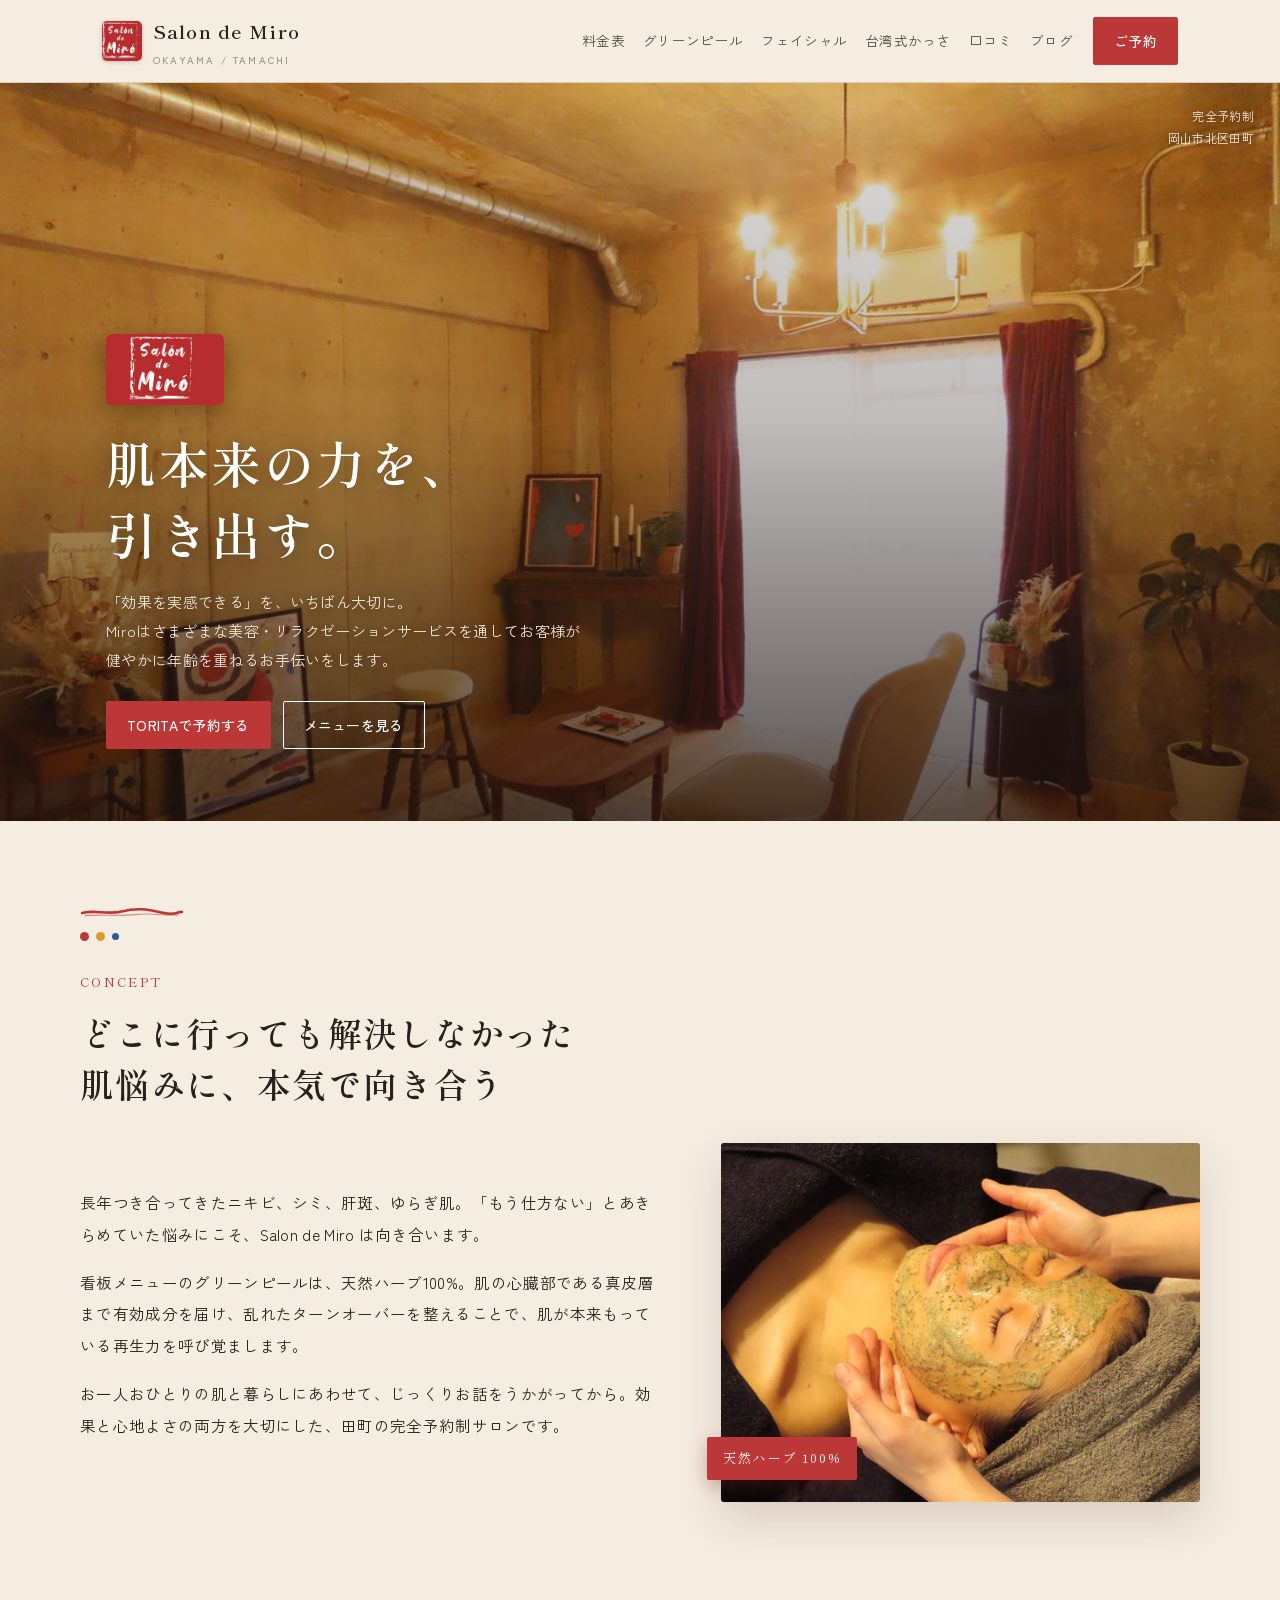
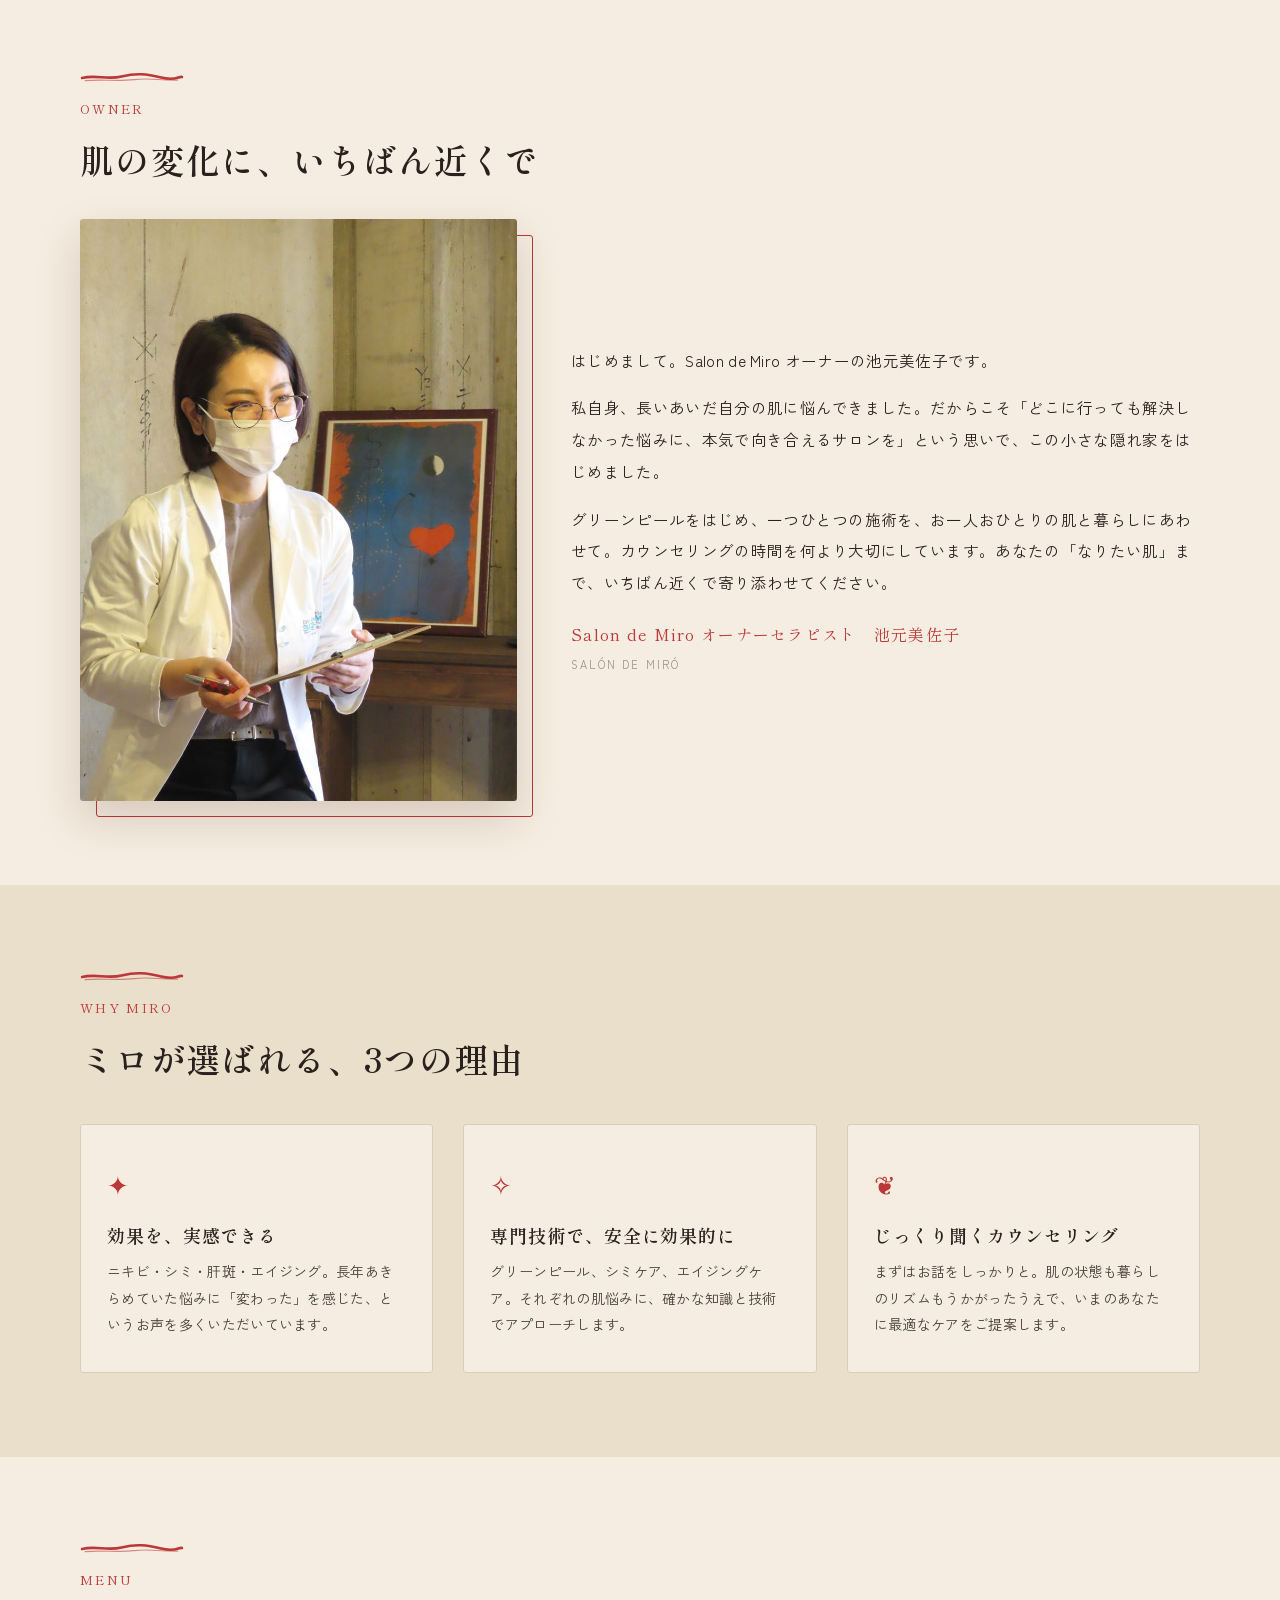
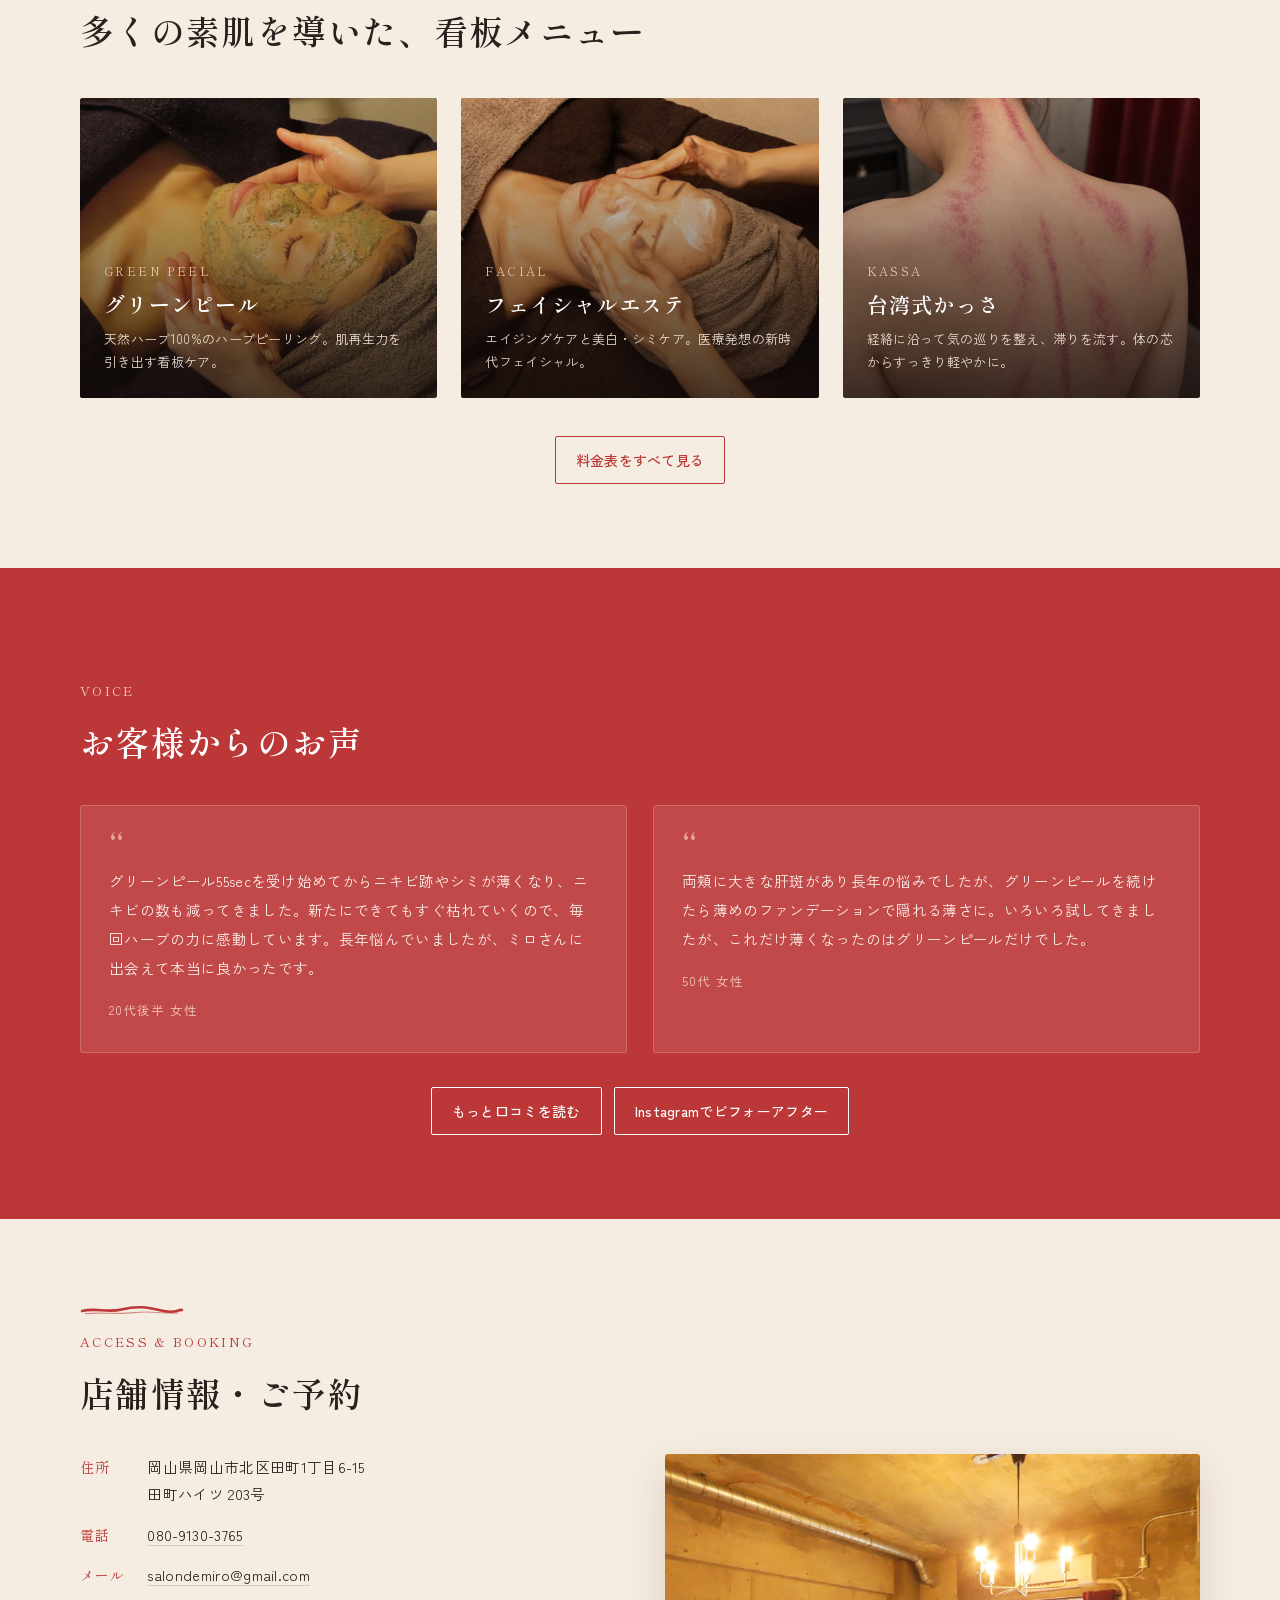
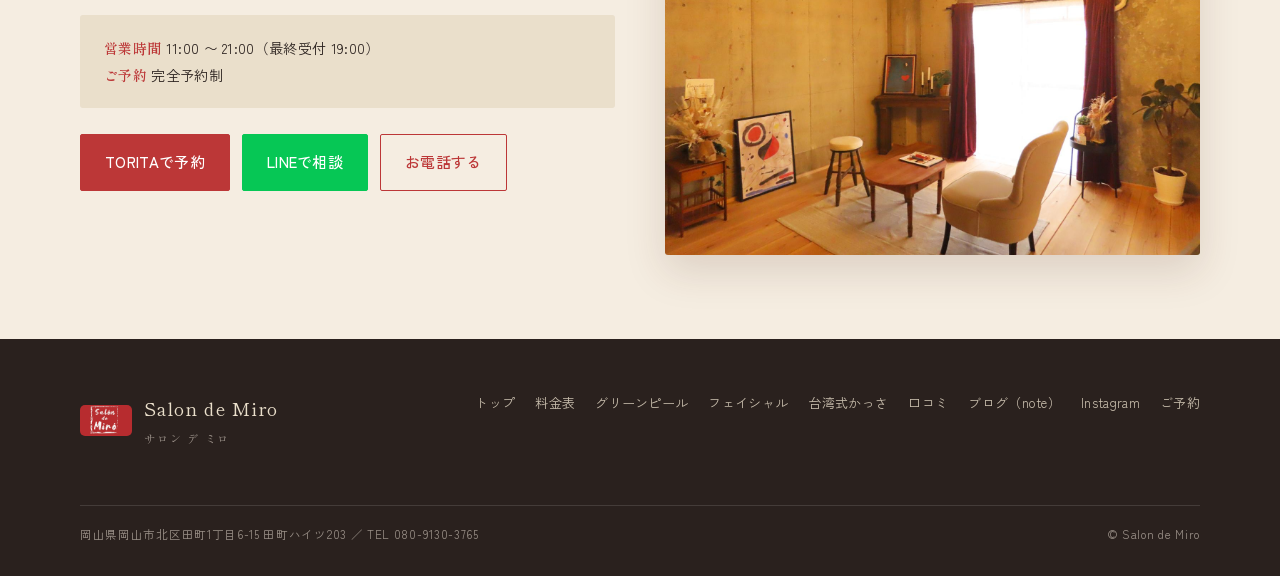
<file: index.html>
<!DOCTYPE html>
<html lang="ja">
<head>
<meta charset="UTF-8">
<meta name="viewport" content="width=device-width, initial-scale=1">
<title>Salon de Miro｜岡山・田町 グリーンピールとフェイシャルの隠れ家サロン</title>
<meta name="description" content="岡山市北区田町の完全予約制エステサロン Salon de Miro。天然ハーブ100%のグリーンピール、フェイシャルエステ、台湾式かっさで肌本来の力を引き出します。">
<link rel="preconnect" href="https://fonts.googleapis.com">
<link rel="preconnect" href="https://fonts.gstatic.com" crossorigin>
<link href="https://fonts.googleapis.com/css2?family=Shippori+Mincho:wght@400;600;700&family=Zen+Kaku+Gothic+New:wght@400;500;700&display=swap" rel="stylesheet">
<link rel="stylesheet" href="styles.css">
</head>
<body>
<header>
<div class="bar">
<a class="brand" href="index.html"><img class="mark" src="assets/logo.jpg" alt="Salon de Miro"><span class="name">Salon de Miro<small>OKAYAMA / TAMACHI</small></span></a>
<button class="hamb" id="hamb" aria-label="メニューを開く"><span></span><span></span><span></span></button>
<nav id="nav"><div class="links"><a class="nl" href="menu.html">料金表</a><a class="nl" href="greenpeel.html">グリーンピール</a><a class="nl" href="facial.html">フェイシャル</a><a class="nl" href="kassa.html">台湾式かっさ</a><a class="nl" href="reviews.html">口コミ</a><a class="nl" href="https://note.com/salondemiro">ブログ</a></div><a class="btn" href="reserve.html">ご予約</a></nav>
</div>
</header>
<main>
<section class="hero" style="padding:0"><img class="bg" src="assets/wait.jpg" alt="Salon de Miro の施術空間"><div class="meta">完全予約制<br>岡山市北区田町</div><div class="inner"><img class="badge" src="assets/logo.jpg" alt="Salón de Miró"><h1>肌本来の力を、<br>引き出す。</h1><p>「効果を実感できる」を、いちばん大切に。<br>Miroはさまざまな美容・リラクゼーションサービスを通してお客様が健やかに年齢を重ねるお手伝いをします。</p><div class="cta"><a class="btn" href="https://torita-app.com/customer_app_v2.html?salon=w63VwZndvrSeBJUsSdfFfTfW1ZA2" target="_blank" rel="noopener">TORITAで予約する</a><a class="btn ghost" style="color:#fff;border-color:#fff" href="menu.html">メニューを見る</a></div></div></section>
<section class="concept" id="concept"><div class="wrap"><span class="brush"><svg viewBox="0 0 200 26" xmlns="http://www.w3.org/2000/svg" fill="none"><path d="M4 15 C 30 8, 52 19, 80 12 S 128 7, 156 14 S 190 11, 196 13" stroke="currentColor" stroke-width="5" stroke-linecap="round"/><path d="M10 20 C 44 17, 70 22, 104 18 S 150 20, 188 19" stroke="currentColor" stroke-width="2.2" stroke-linecap="round" opacity=".55"/></svg></span><div class="dots"><i></i><i></i><i></i></div><p class="eyebrow">CONCEPT</p><h2 class="h-lead">どこに行っても解決しなかった<br>肌悩みに、本気で向き合う</h2><div class="grid"><div class="copy"><p>長年つき合ってきたニキビ、シミ、肝斑、ゆらぎ肌。「もう仕方ない」とあきらめていた悩みにこそ、Salon de Miro は向き合います。</p><p>看板メニューのグリーンピールは、天然ハーブ100%。肌の心臓部である真皮層まで有効成分を届け、乱れたターンオーバーを整えることで、肌が本来もっている再生力を呼び覚まします。</p><p>お一人おひとりの肌と暮らしにあわせて、じっくりお話をうかがってから。効果と心地よさの両方を大切にした、田町の完全予約制サロンです。</p></div><figure><img src="assets/peel.jpg" alt="グリーンピールの施術"><span class="tag">天然ハーブ 100%</span></figure></div></div></section>
<section class="owner" id="owner"><div class="wrap"><span class="brush"><svg viewBox="0 0 200 26" xmlns="http://www.w3.org/2000/svg" fill="none"><path d="M4 15 C 30 8, 52 19, 80 12 S 128 7, 156 14 S 190 11, 196 13" stroke="currentColor" stroke-width="5" stroke-linecap="round"/><path d="M10 20 C 44 17, 70 22, 104 18 S 150 20, 188 19" stroke="currentColor" stroke-width="2.2" stroke-linecap="round" opacity=".55"/></svg></span><p class="eyebrow">OWNER</p><h2 class="h-lead">肌の変化に、いちばん近くで</h2><div class="grid"><figure><img src="assets/owner.jpg" alt="Salon de Miro オーナー"></figure><div class="copy"><p>はじめまして。Salon de Miro オーナーの池元美佐子です。</p><p>私自身、長いあいだ自分の肌に悩んできました。だからこそ「どこに行っても解決しなかった悩みに、本気で向き合えるサロンを」という思いで、この小さな隠れ家をはじめました。</p><p>グリーンピールをはじめ、一つひとつの施術を、お一人おひとりの肌と暮らしにあわせて。カウンセリングの時間を何より大切にしています。あなたの「なりたい肌」まで、いちばん近くで寄り添わせてください。</p><div class="sign">Salon de Miro オーナーセラピスト　池元美佐子<small>SALÓN DE MIRÓ</small></div></div></div></div></section>
<section class="reasons"><div class="wrap"><span class="brush"><svg viewBox="0 0 200 26" xmlns="http://www.w3.org/2000/svg" fill="none"><path d="M4 15 C 30 8, 52 19, 80 12 S 128 7, 156 14 S 190 11, 196 13" stroke="currentColor" stroke-width="5" stroke-linecap="round"/><path d="M10 20 C 44 17, 70 22, 104 18 S 150 20, 188 19" stroke="currentColor" stroke-width="2.2" stroke-linecap="round" opacity=".55"/></svg></span><p class="eyebrow">WHY MIRO</p><h2 class="h-lead">ミロが選ばれる、3つの理由</h2><div class="row"><div class="reason"><div class="sym">✦</div><h3>効果を、実感できる</h3><p>ニキビ・シミ・肝斑・エイジング。長年あきらめていた悩みに「変わった」を感じた、というお声を多くいただいています。</p></div><div class="reason"><div class="sym">✧</div><h3>専門技術で、安全に効果的に</h3><p>グリーンピール、シミケア、エイジングケア。それぞれの肌悩みに、確かな知識と技術でアプローチします。</p></div><div class="reason"><div class="sym">❦</div><h3>じっくり聞くカウンセリング</h3><p>まずはお話をしっかりと。肌の状態も暮らしのリズムもうかがったうえで、いまのあなたに最適なケアをご提案します。</p></div></div></div></section>
<section class="menus" id="menus"><div class="wrap"><span class="brush"><svg viewBox="0 0 200 26" xmlns="http://www.w3.org/2000/svg" fill="none"><path d="M4 15 C 30 8, 52 19, 80 12 S 128 7, 156 14 S 190 11, 196 13" stroke="currentColor" stroke-width="5" stroke-linecap="round"/><path d="M10 20 C 44 17, 70 22, 104 18 S 150 20, 188 19" stroke="currentColor" stroke-width="2.2" stroke-linecap="round" opacity=".55"/></svg></span><p class="eyebrow">MENU</p><h2 class="h-lead">多くの素肌を導いた、看板メニュー</h2><div class="menu-grid"><a class="mcard" href="greenpeel.html"><img src="assets/peel.jpg" alt="グリーンピール"><div class="t"><span class="en">GREEN PEEL</span><h3>グリーンピール</h3><p>天然ハーブ100%のハーブピーリング。肌再生力を引き出す看板ケア。</p></div></a><a class="mcard" href="facial.html"><img src="assets/facial.jpg" alt="フェイシャルエステ"><div class="t"><span class="en">FACIAL</span><h3>フェイシャルエステ</h3><p>エイジングケアと美白・シミケア。医療発想の新時代フェイシャル。</p></div></a><a class="mcard" href="kassa.html"><img src="assets/kassa.jpg" alt="台湾式かっさ"><div class="t"><span class="en">KASSA</span><h3>台湾式かっさ</h3><p>経絡に沿って気の巡りを整え、滞りを流す。体の芯からすっきり軽やかに。</p></div></a></div><div class="full"><a class="btn ghost" href="menu.html">料金表をすべて見る</a></div></div></section>
<section class="voice"><div class="wrap"><span class="brush"><svg viewBox="0 0 200 26" xmlns="http://www.w3.org/2000/svg" fill="none"><path d="M4 15 C 30 8, 52 19, 80 12 S 128 7, 156 14 S 190 11, 196 13" stroke="currentColor" stroke-width="5" stroke-linecap="round"/><path d="M10 20 C 44 17, 70 22, 104 18 S 150 20, 188 19" stroke="currentColor" stroke-width="2.2" stroke-linecap="round" opacity=".55"/></svg></span><p class="eyebrow">VOICE</p><h2 class="h-lead">お客様からのお声</h2><div class="vgrid"><div class="vcard"><div class="q">&ldquo;</div><p>グリーンピール55secを受け始めてからニキビ跡やシミが薄くなり、ニキビの数も減ってきました。新たにできてもすぐ枯れていくので、毎回ハーブの力に感動しています。長年悩んでいましたが、ミロさんに出会えて本当に良かったです。</p><div class="who">20代後半 女性</div></div><div class="vcard"><div class="q">&ldquo;</div><p>両頬に大きな肝斑があり長年の悩みでしたが、グリーンピールを続けたら薄めのファンデーションで隠れる薄さに。いろいろ試してきましたが、これだけ薄くなったのはグリーンピールだけでした。</p><div class="who">50代 女性</div></div></div><div class="more"><a class="btn ghost" href="reviews.html">もっと口コミを読む</a><a class="btn ghost" href="https://www.instagram.com/salondemiro/" target="_blank" rel="noopener">Instagramでビフォーアフター</a></div></div></section>
<section class="access" id="access"><div class="wrap"><span class="brush"><svg viewBox="0 0 200 26" xmlns="http://www.w3.org/2000/svg" fill="none"><path d="M4 15 C 30 8, 52 19, 80 12 S 128 7, 156 14 S 190 11, 196 13" stroke="currentColor" stroke-width="5" stroke-linecap="round"/><path d="M10 20 C 44 17, 70 22, 104 18 S 150 20, 188 19" stroke="currentColor" stroke-width="2.2" stroke-linecap="round" opacity=".55"/></svg></span><p class="eyebrow">ACCESS &amp; BOOKING</p><h2 class="h-lead">店舗情報・ご予約</h2><div class="grid"><div class="info"><dl><dt>住所</dt><dd>岡山県岡山市北区田町1丁目6-15<br>田町ハイツ 203号</dd><dt>電話</dt><dd><a href="tel:08091303765">080-9130-3765</a></dd><dt>メール</dt><dd><a href="mailto:salondemiro@gmail.com">salondemiro@gmail.com</a></dd></dl><div class="hours"><b>営業時間</b> 11:00 〜 21:00（最終受付 19:00）<br><b>ご予約</b> 完全予約制</div><div class="book-row"><a class="btn" href="https://torita-app.com/customer_app_v2.html?salon=w63VwZndvrSeBJUsSdfFfTfW1ZA2" target="_blank" rel="noopener">TORITAで予約</a><a class="btn line" href="https://lin.ee/XpsIPNB" target="_blank" rel="noopener">LINEで相談</a><a class="btn tel" href="tel:08091303765">お電話する</a></div></div><figure><img src="assets/wait.jpg" alt="Salon de Miro の店内"></figure></div></div></section>
</main>
<footer>
<div class="wrap">
<div class="fb"><img src="assets/logo.jpg" alt="Salón de Miró"><div class="name">Salon de Miro<small>サロン デ ミロ</small></div></div>
<div class="fnav"><a href="index.html">トップ</a><a href="menu.html">料金表</a><a href="greenpeel.html">グリーンピール</a><a href="facial.html">フェイシャル</a><a href="kassa.html">台湾式かっさ</a><a href="reviews.html">口コミ</a><a href="https://note.com/salondemiro" target="_blank" rel="noopener">ブログ（note）</a><a href="https://www.instagram.com/salondemiro/" target="_blank" rel="noopener">Instagram</a><a href="reserve.html">ご予約</a></div>
<div class="copy"><span>岡山県岡山市北区田町1丁目6-15 田町ハイツ203 ／ TEL 080-9130-3765</span><span>© Salon de Miro</span></div>
</div>
</footer>
<script src="script.js"></script>
</body>
</html>
</file>
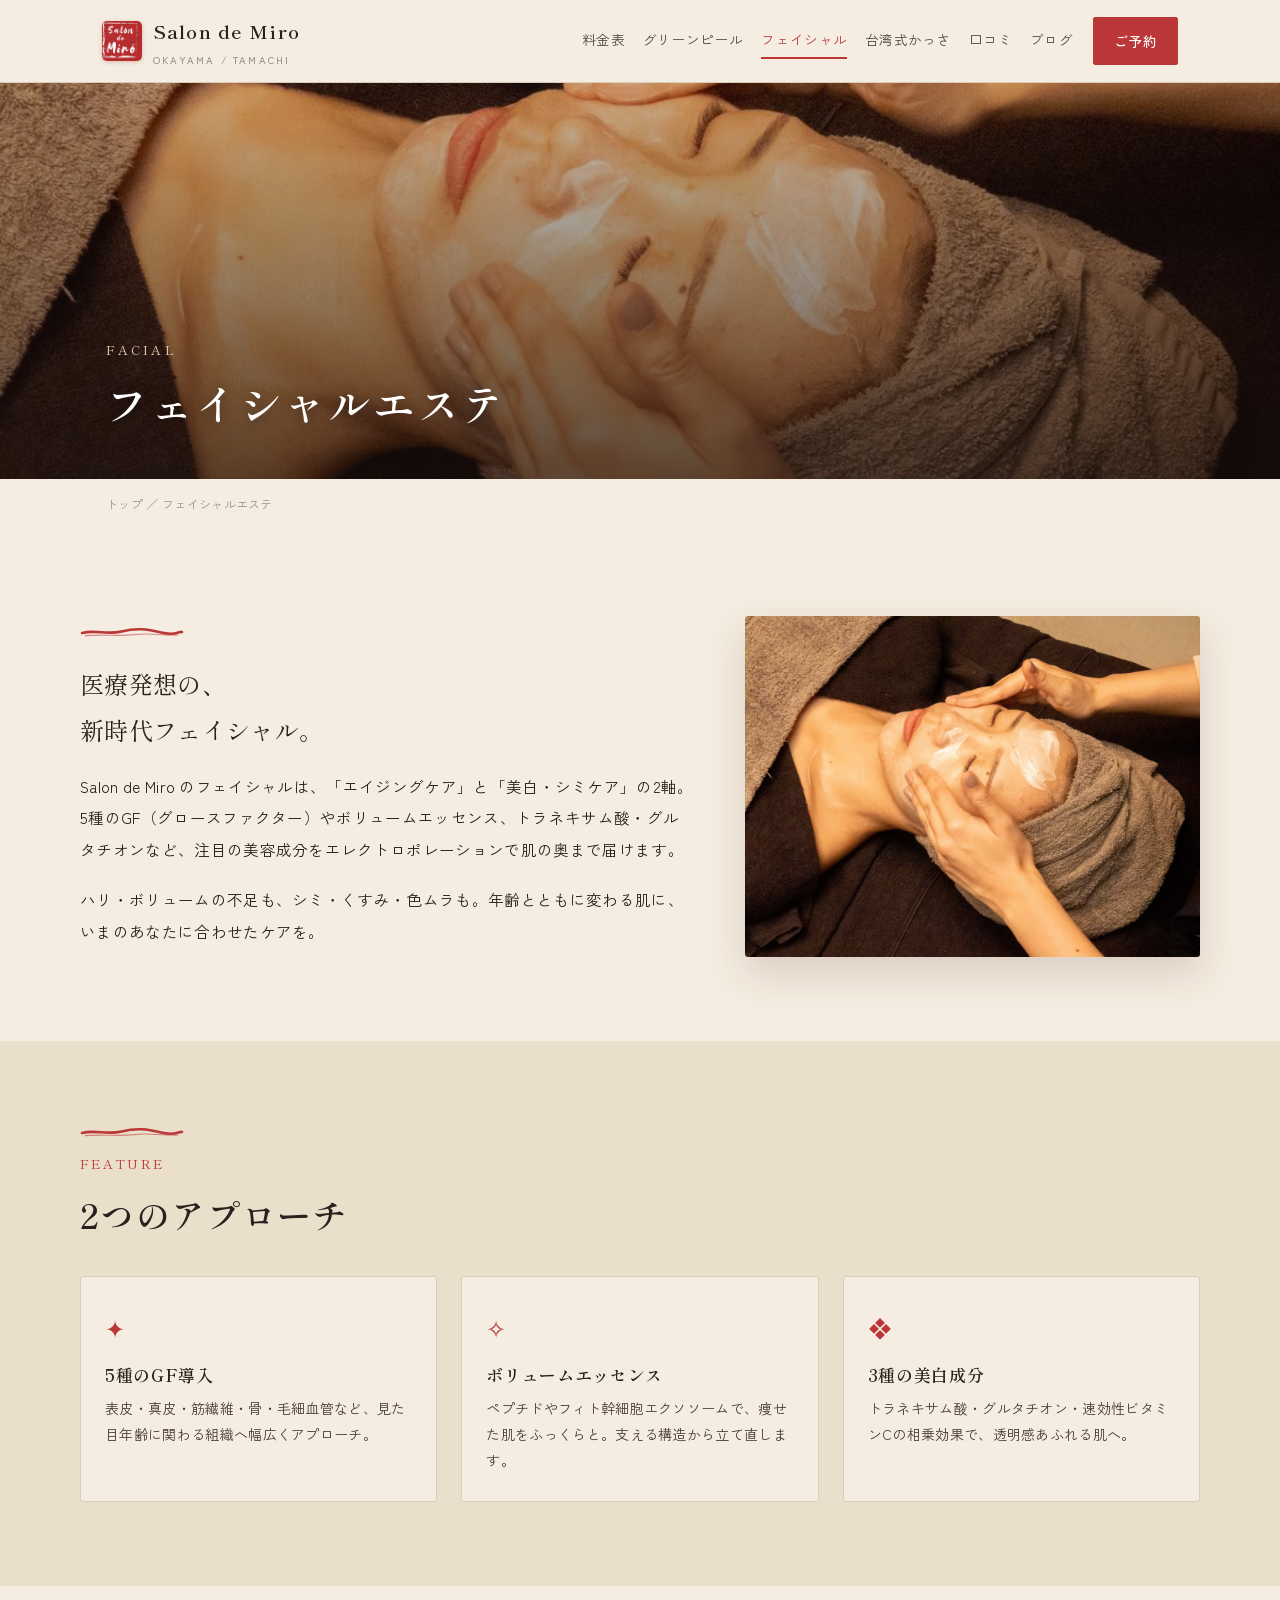
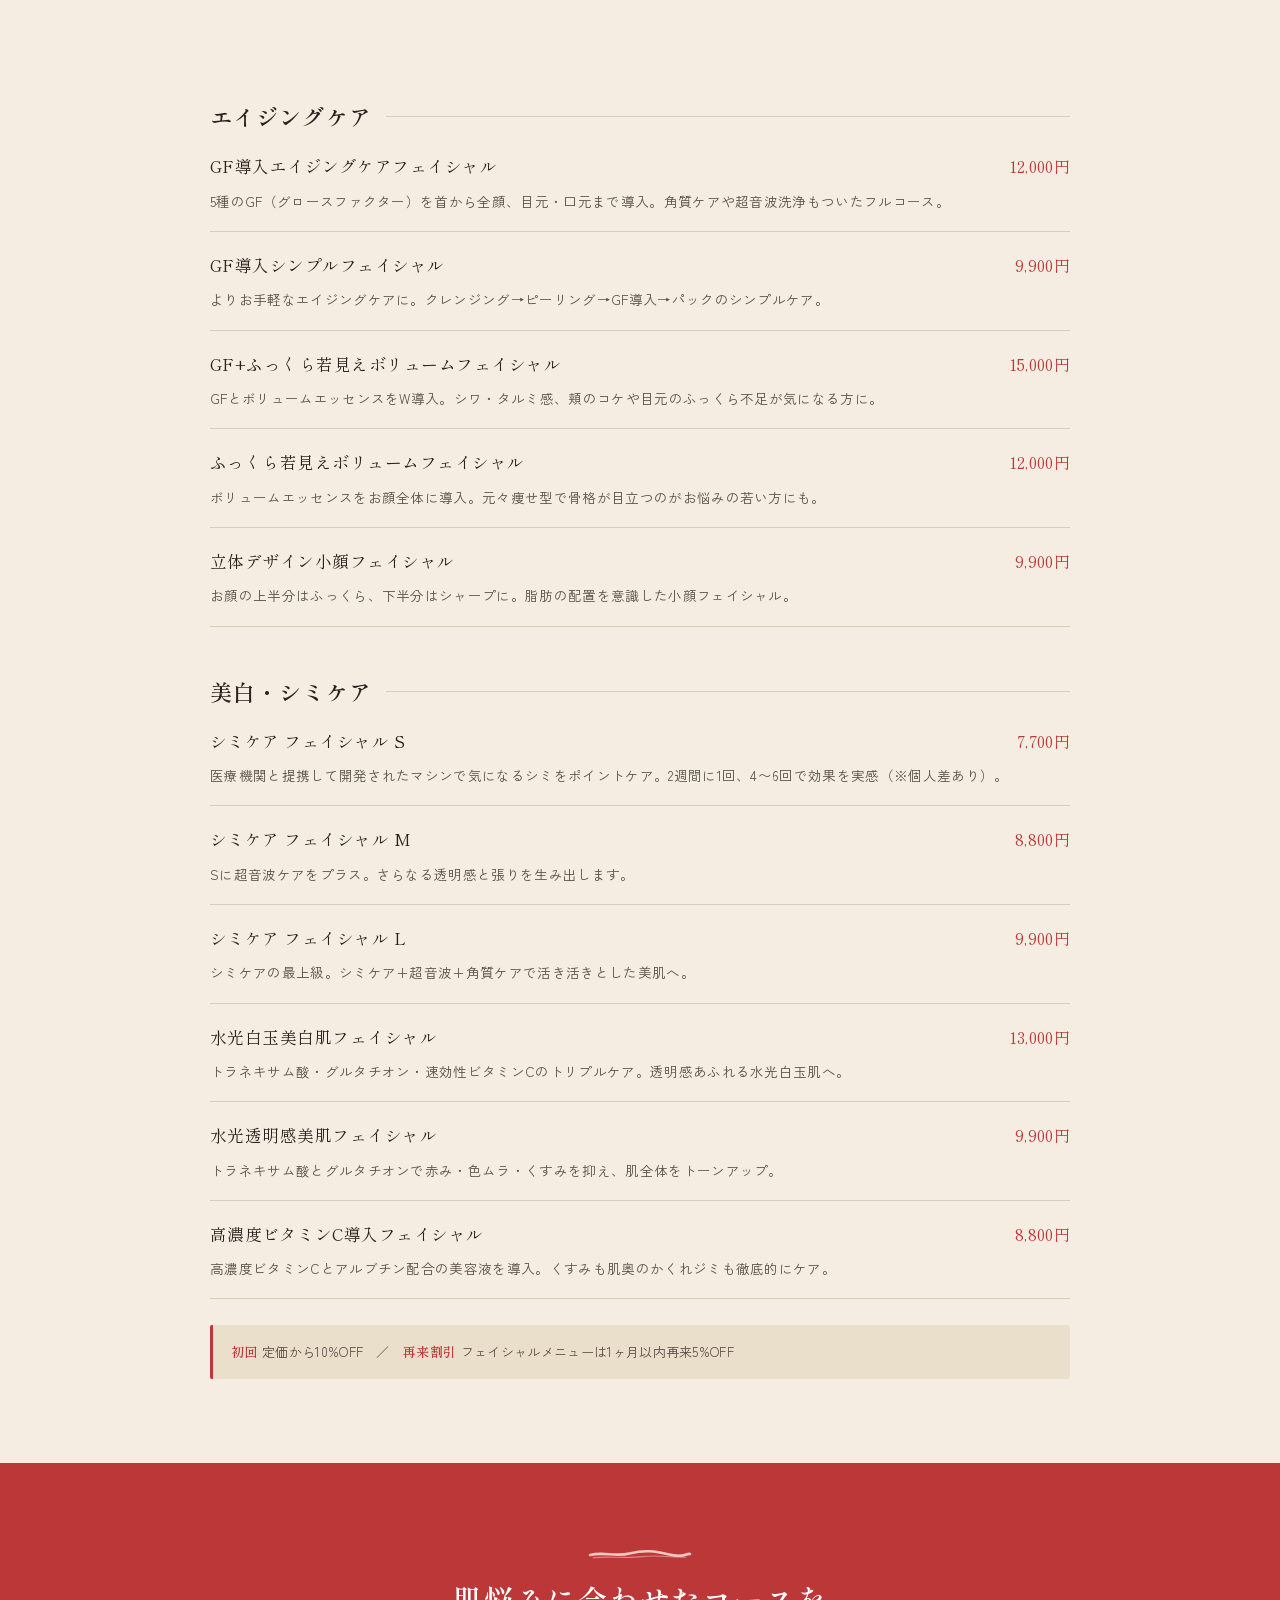
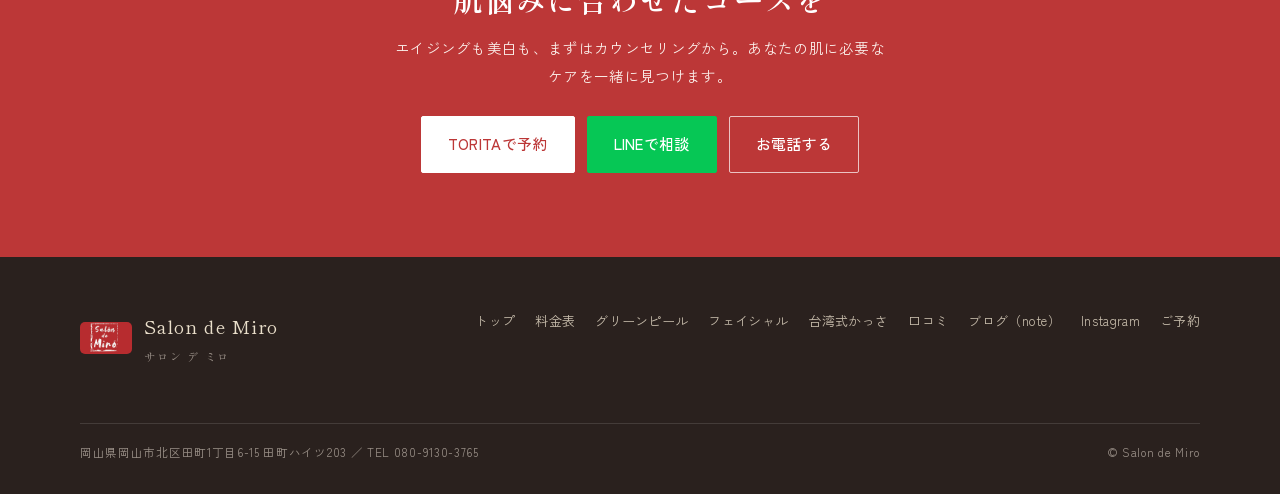
<file: facial.html>
<!DOCTYPE html>
<html lang="ja">
<head>
<meta charset="UTF-8">
<meta name="viewport" content="width=device-width, initial-scale=1">
<title>フェイシャルエステ｜Salon de Miro</title>
<meta name="description" content="エイジングケアと美白・シミケアの2軸。5種のGF、ボリュームエッセンス、トラネキサム酸などを肌の奥まで届ける、医療発想のフェイシャル。岡山・田町 Salon de Miro。">
<link rel="preconnect" href="https://fonts.googleapis.com">
<link rel="preconnect" href="https://fonts.gstatic.com" crossorigin>
<link href="https://fonts.googleapis.com/css2?family=Shippori+Mincho:wght@400;600;700&family=Zen+Kaku+Gothic+New:wght@400;500;700&display=swap" rel="stylesheet">
<link rel="stylesheet" href="styles.css">
</head>
<body>
<header>
<div class="bar">
<a class="brand" href="index.html"><img class="mark" src="assets/logo.jpg" alt="Salon de Miro"><span class="name">Salon de Miro<small>OKAYAMA / TAMACHI</small></span></a>
<button class="hamb" id="hamb" aria-label="メニューを開く"><span></span><span></span><span></span></button>
<nav id="nav"><div class="links"><a class="nl" href="menu.html">料金表</a><a class="nl" href="greenpeel.html">グリーンピール</a><a class="nl on" href="facial.html">フェイシャル</a><a class="nl" href="kassa.html">台湾式かっさ</a><a class="nl" href="reviews.html">口コミ</a><a class="nl" href="https://note.com/salondemiro">ブログ</a></div><a class="btn" href="reserve.html">ご予約</a></nav>
</div>
</header>
<main>
<section class="phero" style="padding:0"><img class="bg" src="assets/facial.jpg" alt="フェイシャルエステ"><div class="inner"><span class="en">FACIAL</span><h1>フェイシャルエステ</h1></div></section>
<div class="crumb"><a href="index.html">トップ</a> ／ フェイシャルエステ</div>
<section class="intro"><div class="wrap"><div class="split"><div><span class="brush"><svg viewBox="0 0 200 26" xmlns="http://www.w3.org/2000/svg" fill="none"><path d="M4 15 C 30 8, 52 19, 80 12 S 128 7, 156 14 S 190 11, 196 13" stroke="currentColor" stroke-width="5" stroke-linecap="round"/><path d="M10 20 C 44 17, 70 22, 104 18 S 150 20, 188 19" stroke="currentColor" stroke-width="2.2" stroke-linecap="round" opacity=".55"/></svg></span><p class="lead">医療発想の、<br>新時代フェイシャル。</p><p>Salon de Miro のフェイシャルは、「エイジングケア」と「美白・シミケア」の2軸。5種のGF（グロースファクター）やボリュームエッセンス、トラネキサム酸・グルタチオンなど、注目の美容成分をエレクトロポレーションで肌の奥まで届けます。</p><p>ハリ・ボリュームの不足も、シミ・くすみ・色ムラも。年齢とともに変わる肌に、いまのあなたに合わせたケアを。</p></div><figure><img src="assets/facial.jpg" alt="フェイシャルの施術"></figure></div></div></section>
<section class="feat"><div class="wrap"><span class="brush"><svg viewBox="0 0 200 26" xmlns="http://www.w3.org/2000/svg" fill="none"><path d="M4 15 C 30 8, 52 19, 80 12 S 128 7, 156 14 S 190 11, 196 13" stroke="currentColor" stroke-width="5" stroke-linecap="round"/><path d="M10 20 C 44 17, 70 22, 104 18 S 150 20, 188 19" stroke="currentColor" stroke-width="2.2" stroke-linecap="round" opacity=".55"/></svg></span><p class="eyebrow">FEATURE</p><h2 class="h-lead">2つのアプローチ</h2><div class="row"><div class="f"><div class="ic">✦</div><h3>5種のGF導入</h3><p>表皮・真皮・筋繊維・骨・毛細血管など、見た目年齢に関わる組織へ幅広くアプローチ。</p></div><div class="f"><div class="ic">✧</div><h3>ボリュームエッセンス</h3><p>ペプチドやフィト幹細胞エクソソームで、痩せた肌をふっくらと。支える構造から立て直します。</p></div><div class="f"><div class="ic">❖</div><h3>3種の美白成分</h3><p>トラネキサム酸・グルタチオン・速効性ビタミンCの相乗効果で、透明感あふれる肌へ。</p></div></div></div></section>
<section class="price"><div class="wrap narrow"><div class="pcat first"><h3>エイジングケア<span class="ln"></span></h3><div class="pitem"><div class="nm">GF導入エイジングケアフェイシャル</div><div class="pr">12,000円</div><div class="ds">5種のGF（グロースファクター）を首から全顔、目元・口元まで導入。角質ケアや超音波洗浄もついたフルコース。</div></div><div class="pitem"><div class="nm">GF導入シンプルフェイシャル</div><div class="pr">9,900円</div><div class="ds">よりお手軽なエイジングケアに。クレンジング→ピーリング→GF導入→パックのシンプルケア。</div></div><div class="pitem"><div class="nm">GF+ふっくら若見えボリュームフェイシャル</div><div class="pr">15,000円</div><div class="ds">GFとボリュームエッセンスをW導入。シワ・タルミ感、頬のコケや目元のふっくら不足が気になる方に。</div></div><div class="pitem"><div class="nm">ふっくら若見えボリュームフェイシャル</div><div class="pr">12,000円</div><div class="ds">ボリュームエッセンスをお顔全体に導入。元々痩せ型で骨格が目立つのがお悩みの若い方にも。</div></div><div class="pitem"><div class="nm">立体デザイン小顔フェイシャル</div><div class="pr">9,900円</div><div class="ds">お顔の上半分はふっくら、下半分はシャープに。脂肪の配置を意識した小顔フェイシャル。</div></div></div><div class="pcat"><h3>美白・シミケア<span class="ln"></span></h3><div class="pitem"><div class="nm">シミケア フェイシャル S</div><div class="pr">7,700円</div><div class="ds">医療機関と提携して開発されたマシンで気になるシミをポイントケア。2週間に1回、4〜6回で効果を実感（※個人差あり）。</div></div><div class="pitem"><div class="nm">シミケア フェイシャル M</div><div class="pr">8,800円</div><div class="ds">Sに超音波ケアをプラス。さらなる透明感と張りを生み出します。</div></div><div class="pitem"><div class="nm">シミケア フェイシャル L</div><div class="pr">9,900円</div><div class="ds">シミケアの最上級。シミケア+超音波+角質ケアで活き活きとした美肌へ。</div></div><div class="pitem"><div class="nm">水光白玉美白肌フェイシャル</div><div class="pr">13,000円</div><div class="ds">トラネキサム酸・グルタチオン・速効性ビタミンCのトリプルケア。透明感あふれる水光白玉肌へ。</div></div><div class="pitem"><div class="nm">水光透明感美肌フェイシャル</div><div class="pr">9,900円</div><div class="ds">トラネキサム酸とグルタチオンで赤み・色ムラ・くすみを抑え、肌全体をトーンアップ。</div></div><div class="pitem"><div class="nm">高濃度ビタミンC導入フェイシャル</div><div class="pr">8,800円</div><div class="ds">高濃度ビタミンCとアルブチン配合の美容液を導入。くすみも肌奥のかくれジミも徹底的にケア。</div></div><div class="pnote"><b>初回</b> 定価から10%OFF　／　<b>再来割引</b> フェイシャルメニューは1ヶ月以内再来5%OFF</div></div></div></section>
<section class="cta-band"><div class="wrap"><span class="brush"><svg viewBox="0 0 200 26" xmlns="http://www.w3.org/2000/svg" fill="none"><path d="M4 15 C 30 8, 52 19, 80 12 S 128 7, 156 14 S 190 11, 196 13" stroke="currentColor" stroke-width="5" stroke-linecap="round"/><path d="M10 20 C 44 17, 70 22, 104 18 S 150 20, 188 19" stroke="currentColor" stroke-width="2.2" stroke-linecap="round" opacity=".55"/></svg></span><h2>肌悩みに合わせたコースを</h2><p>エイジングも美白も、まずはカウンセリングから。あなたの肌に必要なケアを一緒に見つけます。</p><div class="row"><a class="btn" href="https://torita-app.com/customer_app_v2.html?salon=w63VwZndvrSeBJUsSdfFfTfW1ZA2" target="_blank" rel="noopener">TORITAで予約</a><a class="btn line" href="https://lin.ee/XpsIPNB" target="_blank" rel="noopener">LINEで相談</a><a class="btn out" href="tel:08091303765">お電話する</a></div></div></section>
</main>
<footer>
<div class="wrap">
<div class="fb"><img src="assets/logo.jpg" alt="Salón de Miró"><div class="name">Salon de Miro<small>サロン デ ミロ</small></div></div>
<div class="fnav"><a href="index.html">トップ</a><a href="menu.html">料金表</a><a href="greenpeel.html">グリーンピール</a><a href="facial.html">フェイシャル</a><a href="kassa.html">台湾式かっさ</a><a href="reviews.html">口コミ</a><a href="https://note.com/salondemiro" target="_blank" rel="noopener">ブログ（note）</a><a href="https://www.instagram.com/salondemiro/" target="_blank" rel="noopener">Instagram</a><a href="reserve.html">ご予約</a></div>
<div class="copy"><span>岡山県岡山市北区田町1丁目6-15 田町ハイツ203 ／ TEL 080-9130-3765</span><span>© Salon de Miro</span></div>
</div>
</footer>
<script src="script.js"></script>
</body>
</html>
</file>
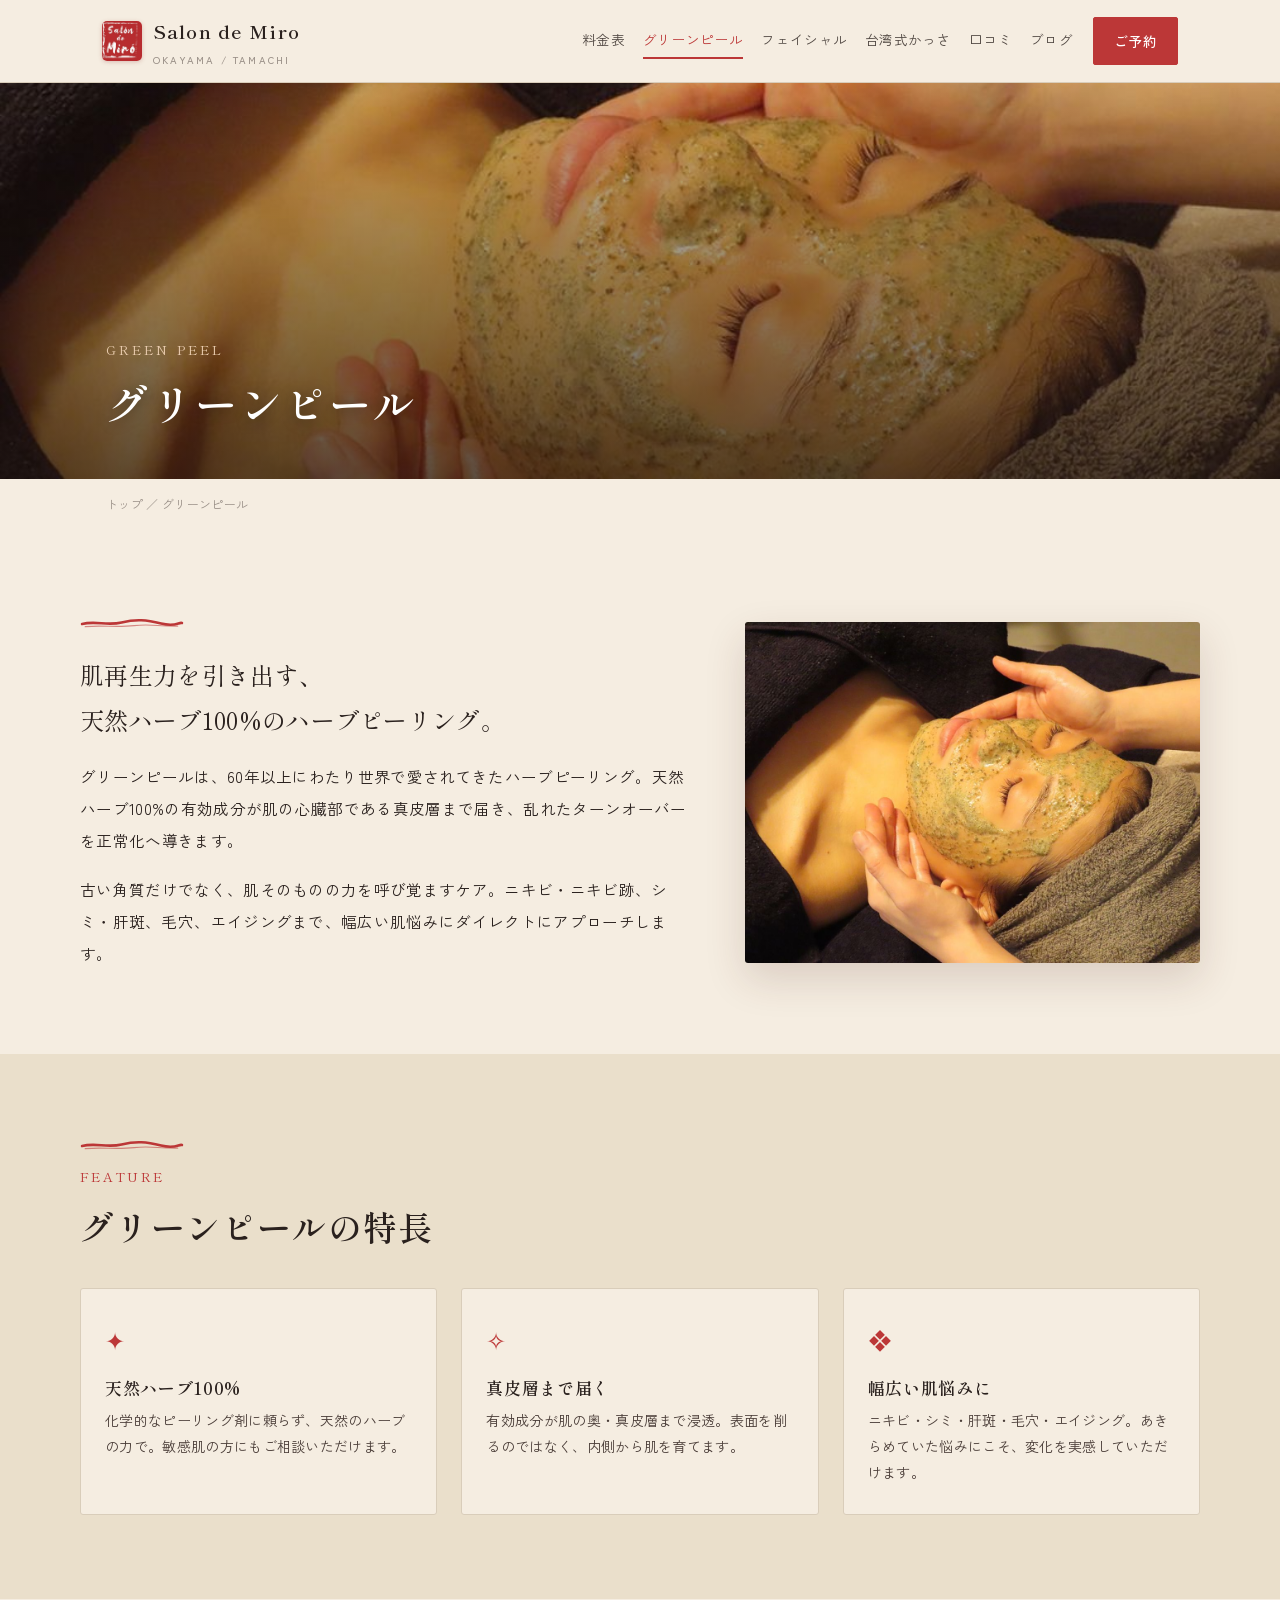
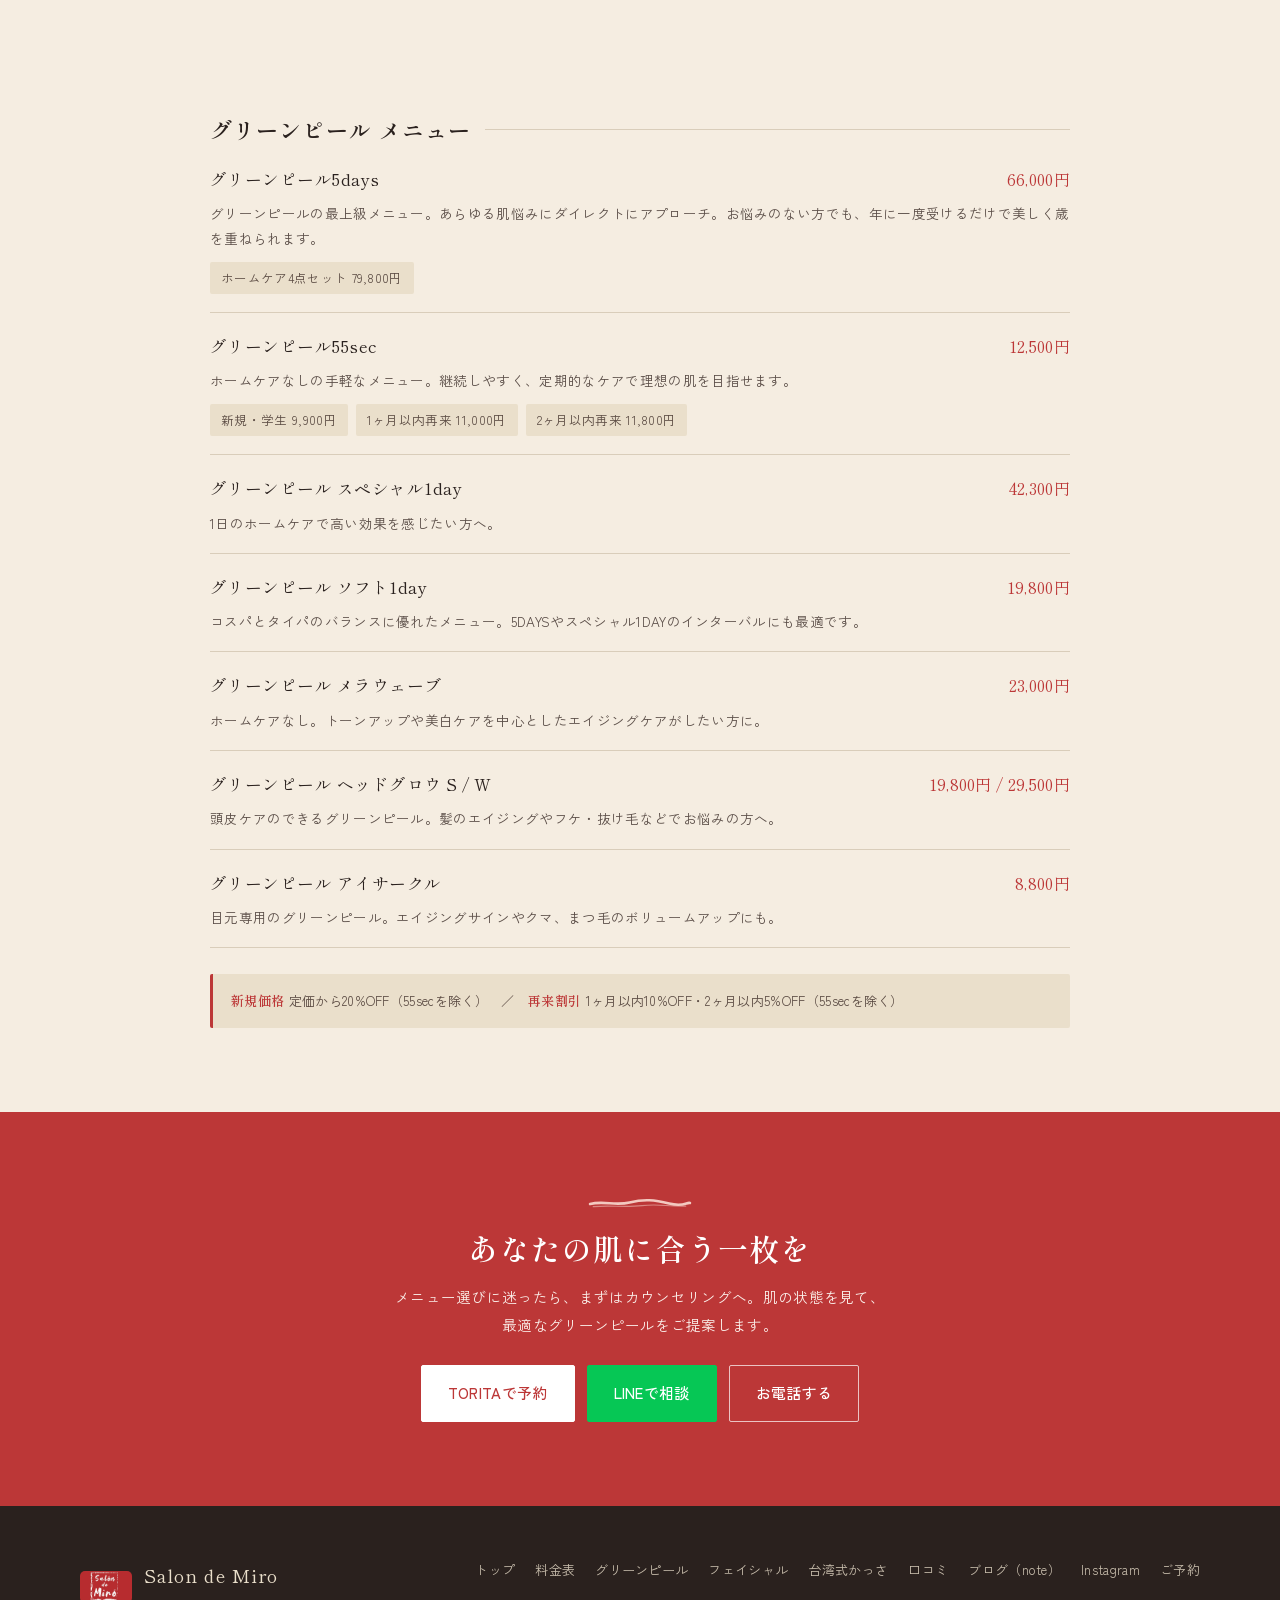
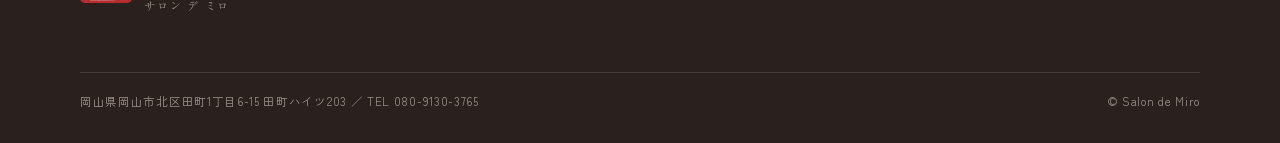
<file: greenpeel.html>
<!DOCTYPE html>
<html lang="ja">
<head>
<meta charset="UTF-8">
<meta name="viewport" content="width=device-width, initial-scale=1">
<title>グリーンピール｜Salon de Miro</title>
<meta name="description" content="天然ハーブ100%のハーブピーリング「グリーンピール」。真皮層まで届き、乱れたターンオーバーを整えて肌本来の再生力を引き出します。岡山・田町 Salon de Miro。">
<link rel="preconnect" href="https://fonts.googleapis.com">
<link rel="preconnect" href="https://fonts.gstatic.com" crossorigin>
<link href="https://fonts.googleapis.com/css2?family=Shippori+Mincho:wght@400;600;700&family=Zen+Kaku+Gothic+New:wght@400;500;700&display=swap" rel="stylesheet">
<link rel="stylesheet" href="styles.css">
</head>
<body>
<header>
<div class="bar">
<a class="brand" href="index.html"><img class="mark" src="assets/logo.jpg" alt="Salon de Miro"><span class="name">Salon de Miro<small>OKAYAMA / TAMACHI</small></span></a>
<button class="hamb" id="hamb" aria-label="メニューを開く"><span></span><span></span><span></span></button>
<nav id="nav"><div class="links"><a class="nl" href="menu.html">料金表</a><a class="nl on" href="greenpeel.html">グリーンピール</a><a class="nl" href="facial.html">フェイシャル</a><a class="nl" href="kassa.html">台湾式かっさ</a><a class="nl" href="reviews.html">口コミ</a><a class="nl" href="https://note.com/salondemiro">ブログ</a></div><a class="btn" href="reserve.html">ご予約</a></nav>
</div>
</header>
<main>
<section class="phero" style="padding:0"><img class="bg" src="assets/peel.jpg" alt="グリーンピール"><div class="inner"><span class="en">GREEN PEEL</span><h1>グリーンピール</h1></div></section>
<div class="crumb"><a href="index.html">トップ</a> ／ グリーンピール</div>
<section class="intro"><div class="wrap"><div class="split"><div><span class="brush"><svg viewBox="0 0 200 26" xmlns="http://www.w3.org/2000/svg" fill="none"><path d="M4 15 C 30 8, 52 19, 80 12 S 128 7, 156 14 S 190 11, 196 13" stroke="currentColor" stroke-width="5" stroke-linecap="round"/><path d="M10 20 C 44 17, 70 22, 104 18 S 150 20, 188 19" stroke="currentColor" stroke-width="2.2" stroke-linecap="round" opacity=".55"/></svg></span><p class="lead">肌再生力を引き出す、<br>天然ハーブ100%のハーブピーリング。</p><p>グリーンピールは、60年以上にわたり世界で愛されてきたハーブピーリング。天然ハーブ100%の有効成分が肌の心臓部である真皮層まで届き、乱れたターンオーバーを正常化へ導きます。</p><p>古い角質だけでなく、肌そのものの力を呼び覚ますケア。ニキビ・ニキビ跡、シミ・肝斑、毛穴、エイジングまで、幅広い肌悩みにダイレクトにアプローチします。</p></div><figure><img src="assets/peel.jpg" alt="グリーンピールの施術"></figure></div></div></section>
<section class="feat"><div class="wrap"><span class="brush"><svg viewBox="0 0 200 26" xmlns="http://www.w3.org/2000/svg" fill="none"><path d="M4 15 C 30 8, 52 19, 80 12 S 128 7, 156 14 S 190 11, 196 13" stroke="currentColor" stroke-width="5" stroke-linecap="round"/><path d="M10 20 C 44 17, 70 22, 104 18 S 150 20, 188 19" stroke="currentColor" stroke-width="2.2" stroke-linecap="round" opacity=".55"/></svg></span><p class="eyebrow">FEATURE</p><h2 class="h-lead">グリーンピールの特長</h2><div class="row"><div class="f"><div class="ic">✦</div><h3>天然ハーブ100%</h3><p>化学的なピーリング剤に頼らず、天然のハーブの力で。敏感肌の方にもご相談いただけます。</p></div><div class="f"><div class="ic">✧</div><h3>真皮層まで届く</h3><p>有効成分が肌の奥・真皮層まで浸透。表面を削るのではなく、内側から肌を育てます。</p></div><div class="f"><div class="ic">❖</div><h3>幅広い肌悩みに</h3><p>ニキビ・シミ・肝斑・毛穴・エイジング。あきらめていた悩みにこそ、変化を実感していただけます。</p></div></div></div></section>
<section class="price"><div class="wrap narrow"><div class="pcat first"><h3>グリーンピール メニュー<span class="ln"></span></h3><div class="pitem"><div class="nm">グリーンピール5days</div><div class="pr">66,000円</div><div class="ds">グリーンピールの最上級メニュー。あらゆる肌悩みにダイレクトにアプローチ。お悩みのない方でも、年に一度受けるだけで美しく歳を重ねられます。</div><div class="vary"><span>ホームケア4点セット 79,800円</span></div></div><div class="pitem"><div class="nm">グリーンピール55sec</div><div class="pr">12,500円</div><div class="ds">ホームケアなしの手軽なメニュー。継続しやすく、定期的なケアで理想の肌を目指せます。</div><div class="vary"><span>新規・学生 9,900円</span><span>1ヶ月以内再来 11,000円</span><span>2ヶ月以内再来 11,800円</span></div></div><div class="pitem"><div class="nm">グリーンピール スペシャル1day</div><div class="pr">42,300円</div><div class="ds">1日のホームケアで高い効果を感じたい方へ。</div></div><div class="pitem"><div class="nm">グリーンピール ソフト1day</div><div class="pr">19,800円</div><div class="ds">コスパとタイパのバランスに優れたメニュー。5DAYSやスペシャル1DAYのインターバルにも最適です。</div></div><div class="pitem"><div class="nm">グリーンピール メラウェーブ</div><div class="pr">23,000円</div><div class="ds">ホームケアなし。トーンアップや美白ケアを中心としたエイジングケアがしたい方に。</div></div><div class="pitem"><div class="nm">グリーンピール ヘッドグロウ S / W</div><div class="pr">19,800円 / 29,500円</div><div class="ds">頭皮ケアのできるグリーンピール。髪のエイジングやフケ・抜け毛などでお悩みの方へ。</div></div><div class="pitem"><div class="nm">グリーンピール アイサークル</div><div class="pr">8,800円</div><div class="ds">目元専用のグリーンピール。エイジングサインやクマ、まつ毛のボリュームアップにも。</div></div><div class="pnote"><b>新規価格</b> 定価から20%OFF（55secを除く）　／　<b>再来割引</b> 1ヶ月以内10%OFF・2ヶ月以内5%OFF（55secを除く）</div></div></div></section>
<section class="cta-band"><div class="wrap"><span class="brush"><svg viewBox="0 0 200 26" xmlns="http://www.w3.org/2000/svg" fill="none"><path d="M4 15 C 30 8, 52 19, 80 12 S 128 7, 156 14 S 190 11, 196 13" stroke="currentColor" stroke-width="5" stroke-linecap="round"/><path d="M10 20 C 44 17, 70 22, 104 18 S 150 20, 188 19" stroke="currentColor" stroke-width="2.2" stroke-linecap="round" opacity=".55"/></svg></span><h2>あなたの肌に合う一枚を</h2><p>メニュー選びに迷ったら、まずはカウンセリングへ。肌の状態を見て、最適なグリーンピールをご提案します。</p><div class="row"><a class="btn" href="https://torita-app.com/customer_app_v2.html?salon=w63VwZndvrSeBJUsSdfFfTfW1ZA2" target="_blank" rel="noopener">TORITAで予約</a><a class="btn line" href="https://lin.ee/XpsIPNB" target="_blank" rel="noopener">LINEで相談</a><a class="btn out" href="tel:08091303765">お電話する</a></div></div></section>
</main>
<footer>
<div class="wrap">
<div class="fb"><img src="assets/logo.jpg" alt="Salón de Miró"><div class="name">Salon de Miro<small>サロン デ ミロ</small></div></div>
<div class="fnav"><a href="index.html">トップ</a><a href="menu.html">料金表</a><a href="greenpeel.html">グリーンピール</a><a href="facial.html">フェイシャル</a><a href="kassa.html">台湾式かっさ</a><a href="reviews.html">口コミ</a><a href="https://note.com/salondemiro" target="_blank" rel="noopener">ブログ（note）</a><a href="https://www.instagram.com/salondemiro/" target="_blank" rel="noopener">Instagram</a><a href="reserve.html">ご予約</a></div>
<div class="copy"><span>岡山県岡山市北区田町1丁目6-15 田町ハイツ203 ／ TEL 080-9130-3765</span><span>© Salon de Miro</span></div>
</div>
</footer>
<script src="script.js"></script>
</body>
</html>
</file>
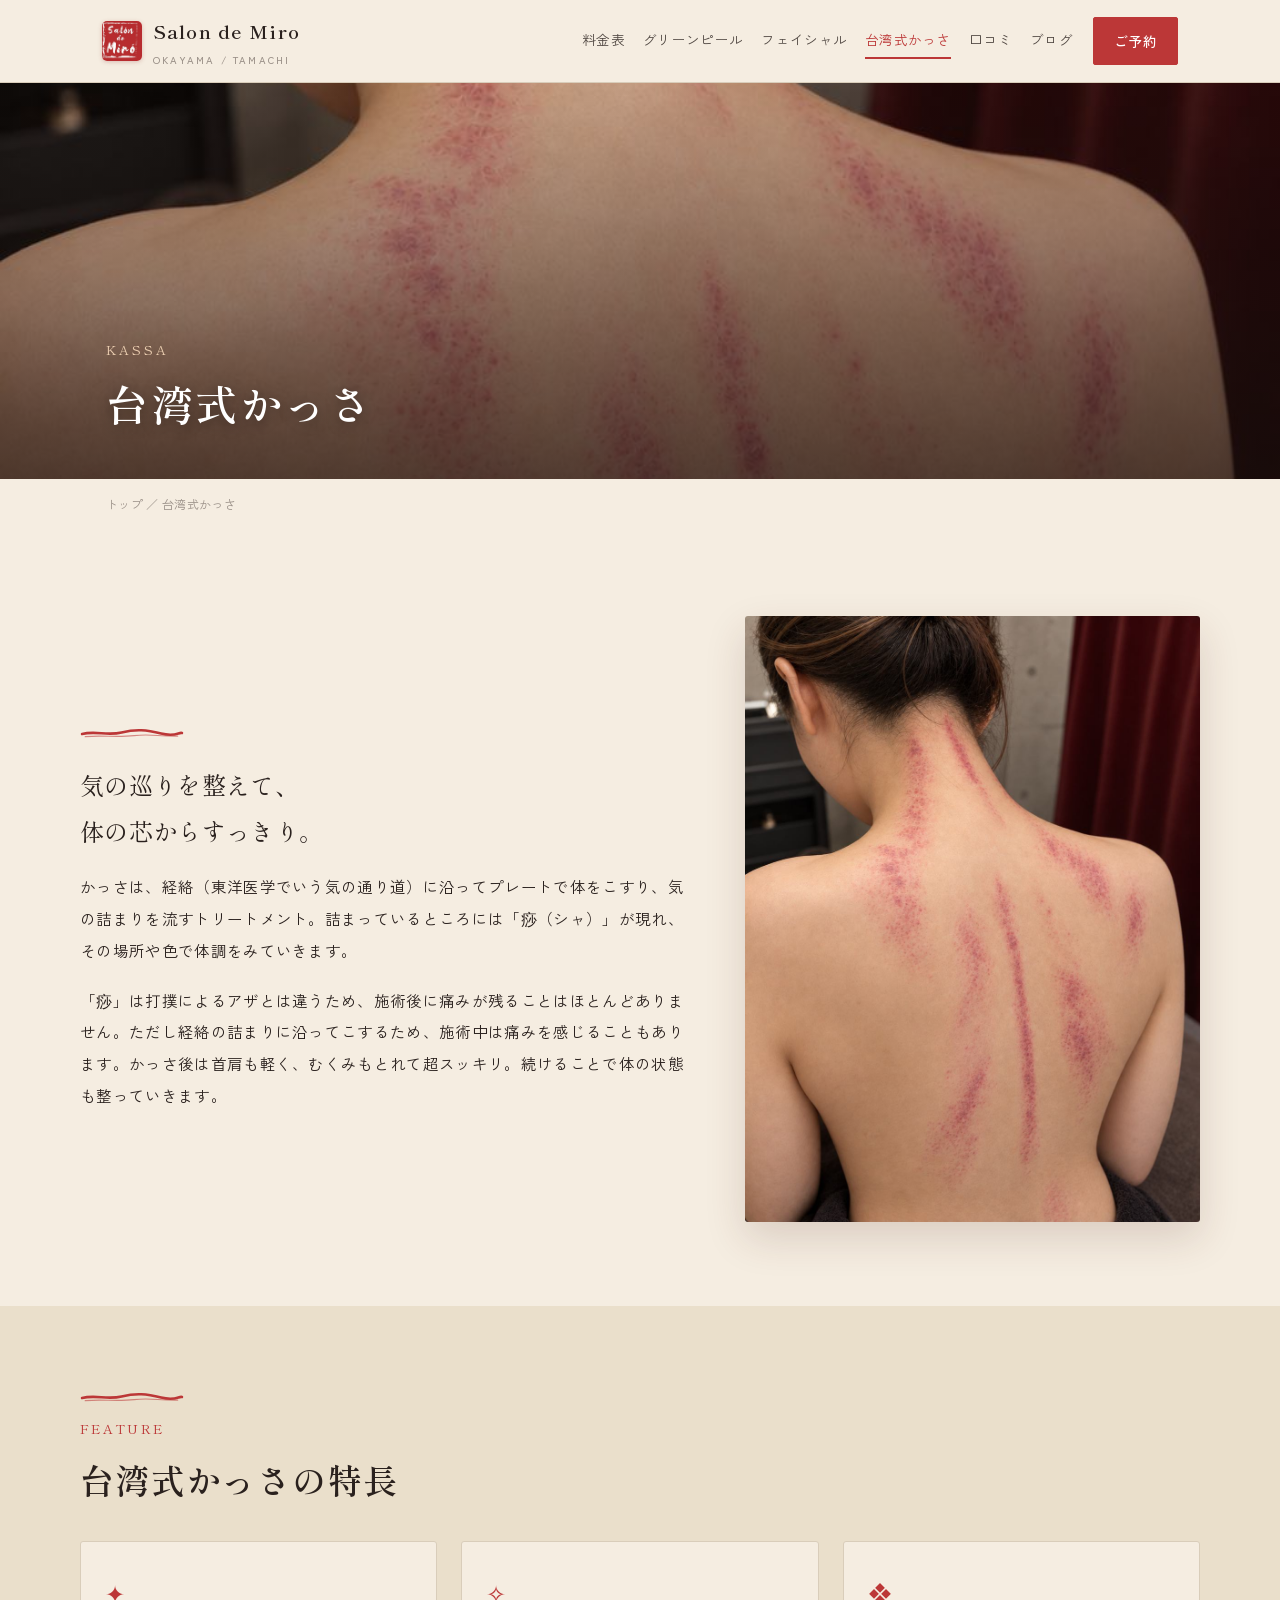
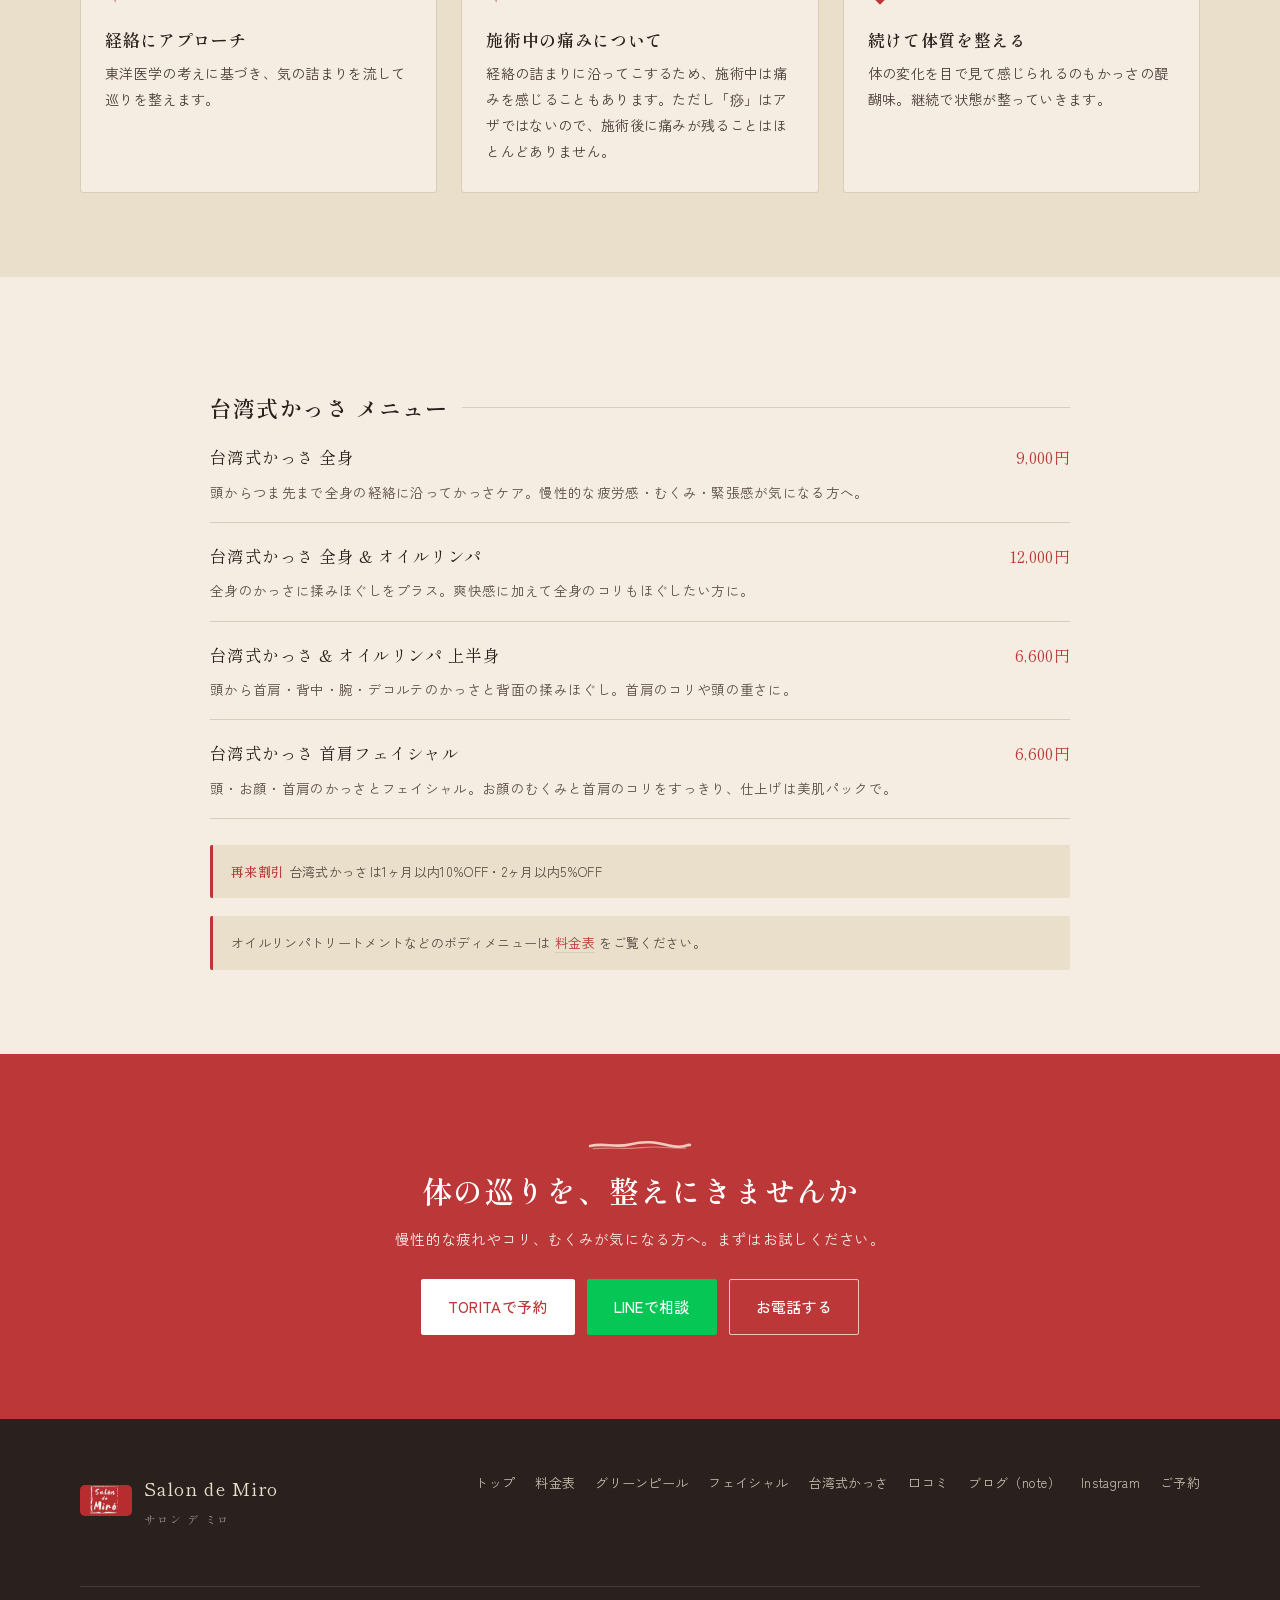
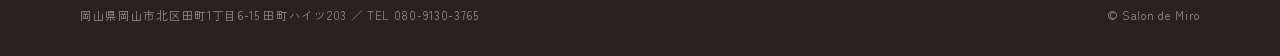
<file: kassa.html>
<!DOCTYPE html>
<html lang="ja">
<head>
<meta charset="UTF-8">
<meta name="viewport" content="width=device-width, initial-scale=1">
<title>台湾式かっさ｜Salon de Miro</title>
<meta name="description" content="経絡に沿って気の巡りを整える台湾式かっさ。滞りを流して体の芯からすっきり。慢性的な疲れ・むくみ・コリが気になる方へ。岡山・田町 Salon de Miro。">
<link rel="preconnect" href="https://fonts.googleapis.com">
<link rel="preconnect" href="https://fonts.gstatic.com" crossorigin>
<link href="https://fonts.googleapis.com/css2?family=Shippori+Mincho:wght@400;600;700&family=Zen+Kaku+Gothic+New:wght@400;500;700&display=swap" rel="stylesheet">
<link rel="stylesheet" href="styles.css">
</head>
<body>
<header>
<div class="bar">
<a class="brand" href="index.html"><img class="mark" src="assets/logo.jpg" alt="Salon de Miro"><span class="name">Salon de Miro<small>OKAYAMA / TAMACHI</small></span></a>
<button class="hamb" id="hamb" aria-label="メニューを開く"><span></span><span></span><span></span></button>
<nav id="nav"><div class="links"><a class="nl" href="menu.html">料金表</a><a class="nl" href="greenpeel.html">グリーンピール</a><a class="nl" href="facial.html">フェイシャル</a><a class="nl on" href="kassa.html">台湾式かっさ</a><a class="nl" href="reviews.html">口コミ</a><a class="nl" href="https://note.com/salondemiro">ブログ</a></div><a class="btn" href="reserve.html">ご予約</a></nav>
</div>
</header>
<main>
<section class="phero" style="padding:0"><img class="bg" src="assets/kassa.jpg" alt="台湾式かっさ"><div class="inner"><span class="en">KASSA</span><h1>台湾式かっさ</h1></div></section>
<div class="crumb"><a href="index.html">トップ</a> ／ 台湾式かっさ</div>
<section class="intro"><div class="wrap"><div class="split"><div><span class="brush"><svg viewBox="0 0 200 26" xmlns="http://www.w3.org/2000/svg" fill="none"><path d="M4 15 C 30 8, 52 19, 80 12 S 128 7, 156 14 S 190 11, 196 13" stroke="currentColor" stroke-width="5" stroke-linecap="round"/><path d="M10 20 C 44 17, 70 22, 104 18 S 150 20, 188 19" stroke="currentColor" stroke-width="2.2" stroke-linecap="round" opacity=".55"/></svg></span><p class="lead">気の巡りを整えて、<br>体の芯からすっきり。</p><p>かっさは、経絡（東洋医学でいう気の通り道）に沿ってプレートで体をこすり、気の詰まりを流すトリートメント。詰まっているところには「痧（シャ）」が現れ、その場所や色で体調をみていきます。</p><p>「痧」は打撲によるアザとは違うため、施術後に痛みが残ることはほとんどありません。ただし経絡の詰まりに沿ってこするため、施術中は痛みを感じることもあります。かっさ後は首肩も軽く、むくみもとれて超スッキリ。続けることで体の状態も整っていきます。</p></div><figure><img src="assets/kassa.jpg" alt="台湾式かっさの施術"></figure></div></div></section>
<section class="feat"><div class="wrap"><span class="brush"><svg viewBox="0 0 200 26" xmlns="http://www.w3.org/2000/svg" fill="none"><path d="M4 15 C 30 8, 52 19, 80 12 S 128 7, 156 14 S 190 11, 196 13" stroke="currentColor" stroke-width="5" stroke-linecap="round"/><path d="M10 20 C 44 17, 70 22, 104 18 S 150 20, 188 19" stroke="currentColor" stroke-width="2.2" stroke-linecap="round" opacity=".55"/></svg></span><p class="eyebrow">FEATURE</p><h2 class="h-lead">台湾式かっさの特長</h2><div class="row"><div class="f"><div class="ic">✦</div><h3>経絡にアプローチ</h3><p>東洋医学の考えに基づき、気の詰まりを流して巡りを整えます。</p></div><div class="f"><div class="ic">✧</div><h3>施術中の痛みについて</h3><p>経絡の詰まりに沿ってこするため、施術中は痛みを感じることもあります。ただし「痧」はアザではないので、施術後に痛みが残ることはほとんどありません。</p></div><div class="f"><div class="ic">❖</div><h3>続けて体質を整える</h3><p>体の変化を目で見て感じられるのもかっさの醍醐味。継続で状態が整っていきます。</p></div></div></div></section>
<section class="price"><div class="wrap narrow"><div class="pcat first"><h3>台湾式かっさ メニュー<span class="ln"></span></h3><div class="pitem"><div class="nm">台湾式かっさ 全身</div><div class="pr">9,000円</div><div class="ds">頭からつま先まで全身の経絡に沿ってかっさケア。慢性的な疲労感・むくみ・緊張感が気になる方へ。</div></div><div class="pitem"><div class="nm">台湾式かっさ 全身 & オイルリンパ</div><div class="pr">12,000円</div><div class="ds">全身のかっさに揉みほぐしをプラス。爽快感に加えて全身のコリもほぐしたい方に。</div></div><div class="pitem"><div class="nm">台湾式かっさ & オイルリンパ 上半身</div><div class="pr">6,600円</div><div class="ds">頭から首肩・背中・腕・デコルテのかっさと背面の揉みほぐし。首肩のコリや頭の重さに。</div></div><div class="pitem"><div class="nm">台湾式かっさ 首肩フェイシャル</div><div class="pr">6,600円</div><div class="ds">頭・お顔・首肩のかっさとフェイシャル。お顔のむくみと首肩のコリをすっきり、仕上げは美肌パックで。</div></div><div class="pnote"><b>再来割引</b> 台湾式かっさは1ヶ月以内10%OFF・2ヶ月以内5%OFF</div></div><div class="pnote" style="margin-top:18px">オイルリンパトリートメントなどのボディメニューは <a href="menu.html" style="color:var(--red);border-bottom:1px solid var(--line)">料金表</a> をご覧ください。</div></div></section>
<section class="cta-band"><div class="wrap"><span class="brush"><svg viewBox="0 0 200 26" xmlns="http://www.w3.org/2000/svg" fill="none"><path d="M4 15 C 30 8, 52 19, 80 12 S 128 7, 156 14 S 190 11, 196 13" stroke="currentColor" stroke-width="5" stroke-linecap="round"/><path d="M10 20 C 44 17, 70 22, 104 18 S 150 20, 188 19" stroke="currentColor" stroke-width="2.2" stroke-linecap="round" opacity=".55"/></svg></span><h2>体の巡りを、整えにきませんか</h2><p>慢性的な疲れやコリ、むくみが気になる方へ。まずはお試しください。</p><div class="row"><a class="btn" href="https://torita-app.com/customer_app_v2.html?salon=w63VwZndvrSeBJUsSdfFfTfW1ZA2" target="_blank" rel="noopener">TORITAで予約</a><a class="btn line" href="https://lin.ee/XpsIPNB" target="_blank" rel="noopener">LINEで相談</a><a class="btn out" href="tel:08091303765">お電話する</a></div></div></section>
</main>
<footer>
<div class="wrap">
<div class="fb"><img src="assets/logo.jpg" alt="Salón de Miró"><div class="name">Salon de Miro<small>サロン デ ミロ</small></div></div>
<div class="fnav"><a href="index.html">トップ</a><a href="menu.html">料金表</a><a href="greenpeel.html">グリーンピール</a><a href="facial.html">フェイシャル</a><a href="kassa.html">台湾式かっさ</a><a href="reviews.html">口コミ</a><a href="https://note.com/salondemiro" target="_blank" rel="noopener">ブログ（note）</a><a href="https://www.instagram.com/salondemiro/" target="_blank" rel="noopener">Instagram</a><a href="reserve.html">ご予約</a></div>
<div class="copy"><span>岡山県岡山市北区田町1丁目6-15 田町ハイツ203 ／ TEL 080-9130-3765</span><span>© Salon de Miro</span></div>
</div>
</footer>
<script src="script.js"></script>
</body>
</html>
</file>
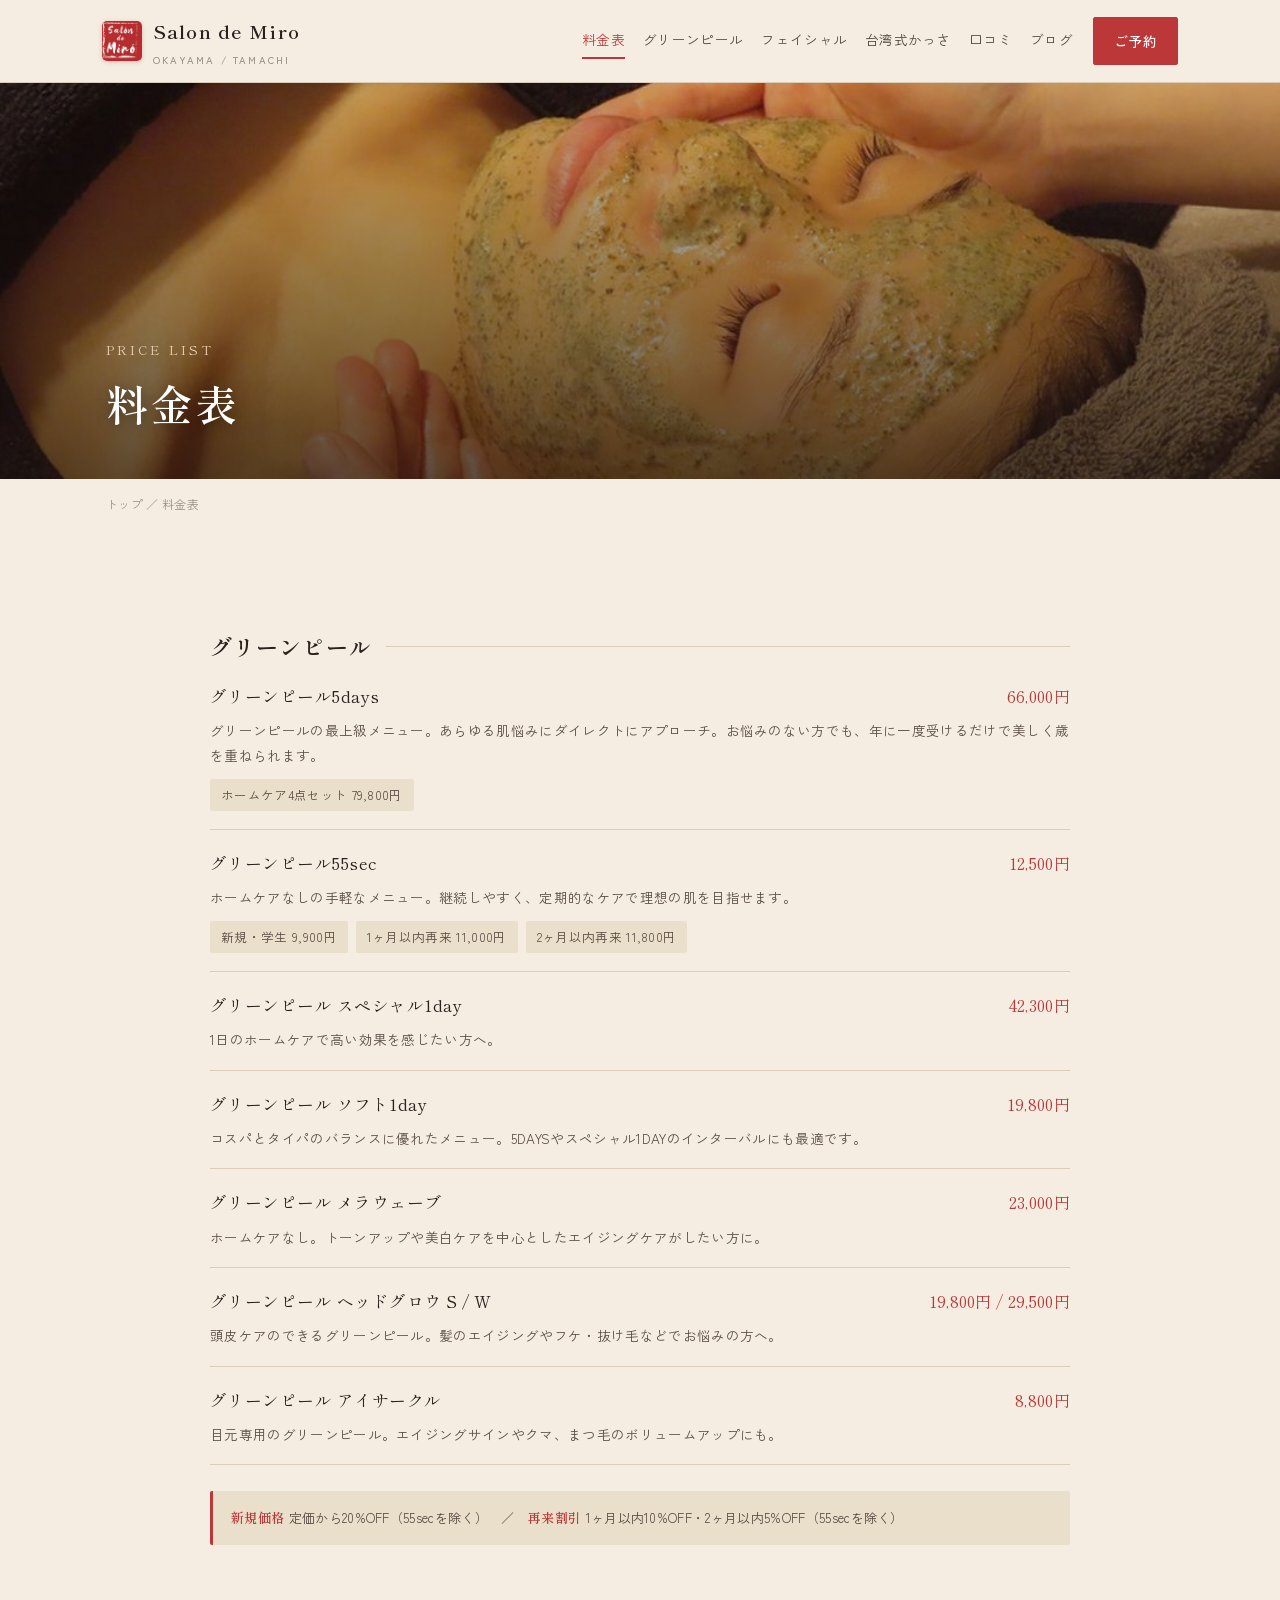
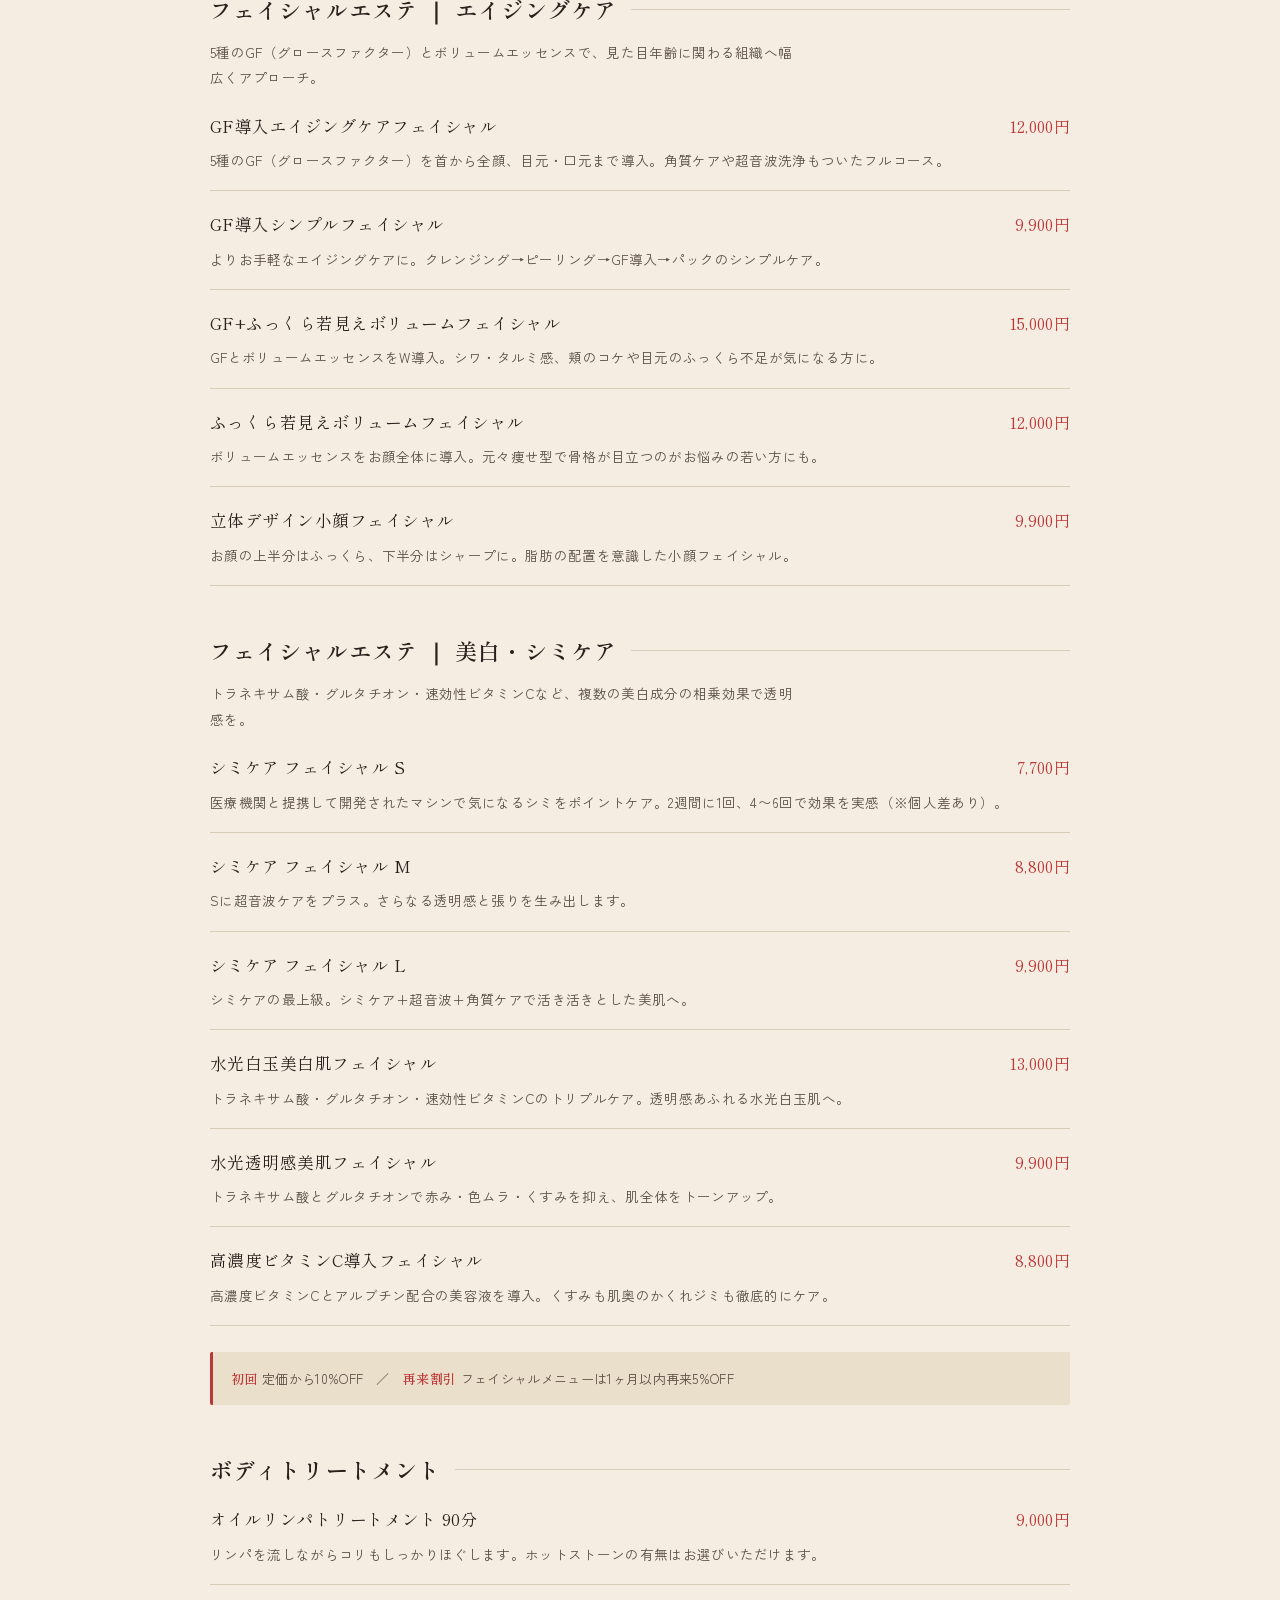
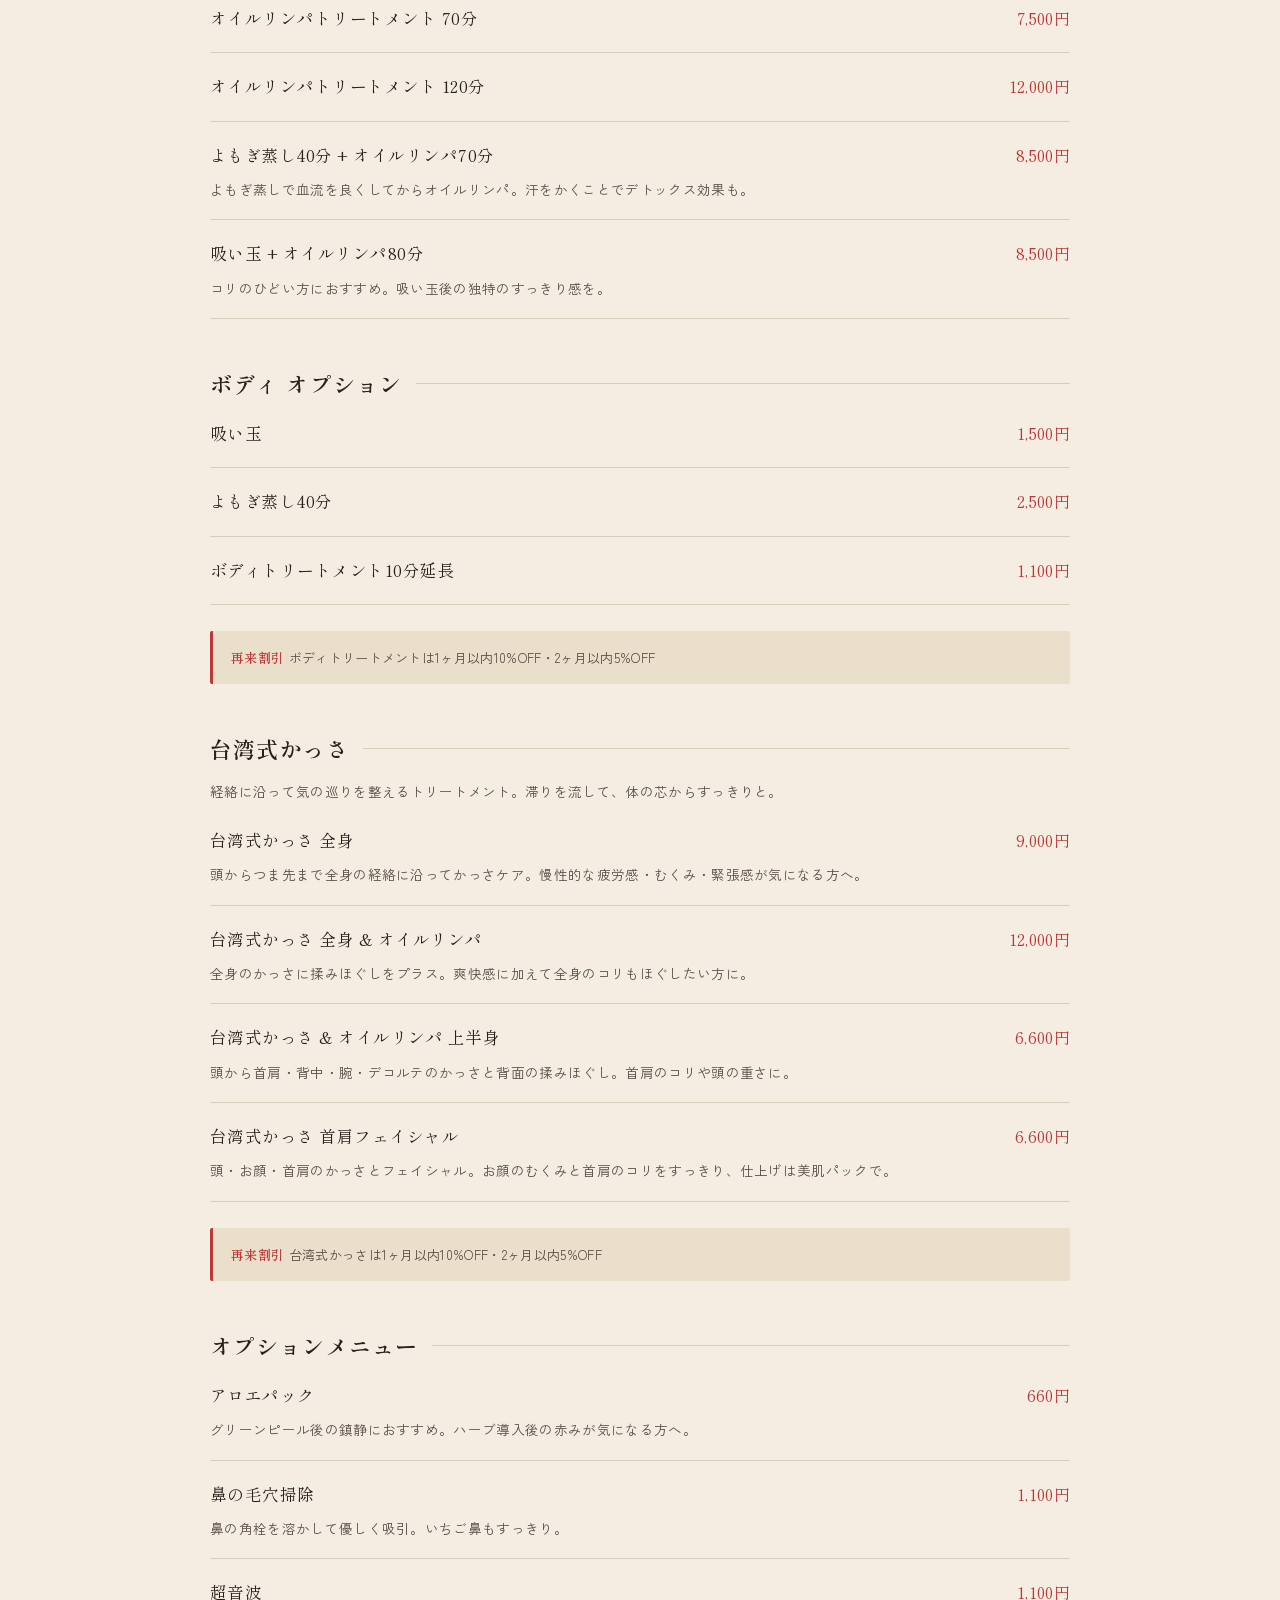
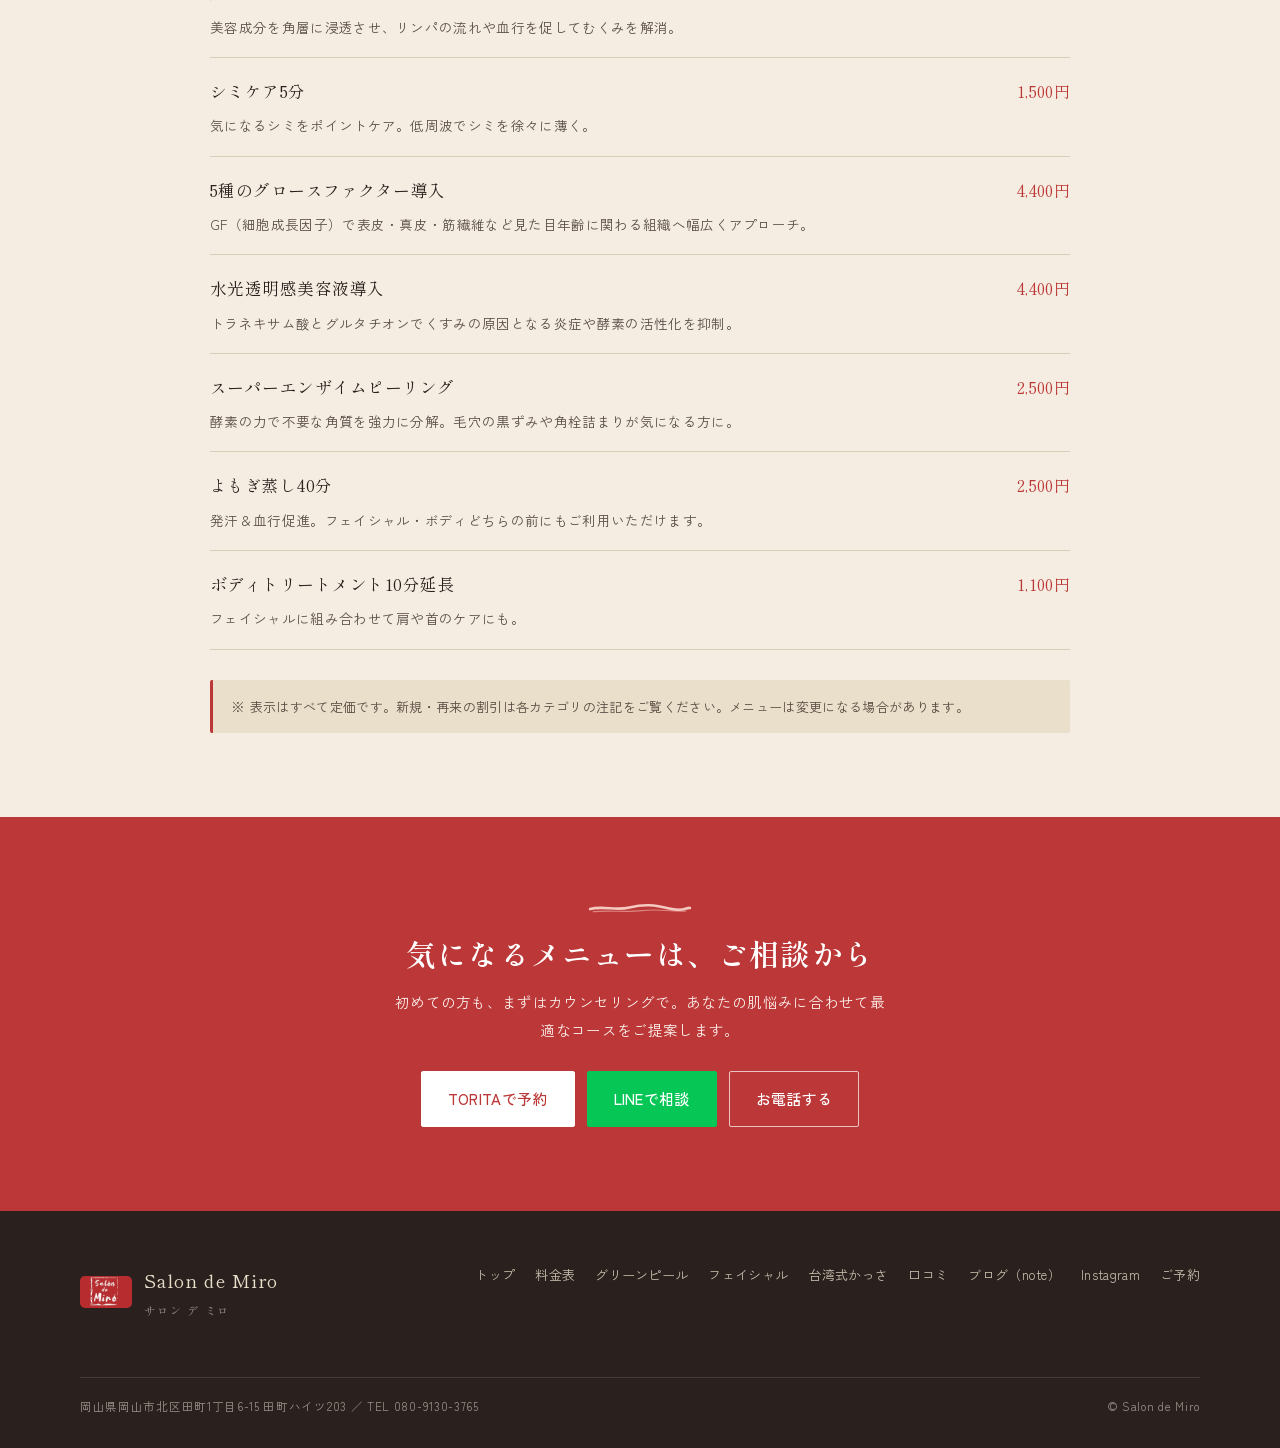
<file: menu.html>
<!DOCTYPE html>
<html lang="ja">
<head>
<meta charset="UTF-8">
<meta name="viewport" content="width=device-width, initial-scale=1">
<title>料金表｜Salon de Miro</title>
<meta name="description" content="Salon de Miro の料金表。グリーンピール、フェイシャルエステ（エイジングケア・美白ケア）、ボディトリートメント、台湾式かっさ、オプションメニューの一覧です。">
<link rel="preconnect" href="https://fonts.googleapis.com">
<link rel="preconnect" href="https://fonts.gstatic.com" crossorigin>
<link href="https://fonts.googleapis.com/css2?family=Shippori+Mincho:wght@400;600;700&family=Zen+Kaku+Gothic+New:wght@400;500;700&display=swap" rel="stylesheet">
<link rel="stylesheet" href="styles.css">
</head>
<body>
<header>
<div class="bar">
<a class="brand" href="index.html"><img class="mark" src="assets/logo.jpg" alt="Salon de Miro"><span class="name">Salon de Miro<small>OKAYAMA / TAMACHI</small></span></a>
<button class="hamb" id="hamb" aria-label="メニューを開く"><span></span><span></span><span></span></button>
<nav id="nav"><div class="links"><a class="nl on" href="menu.html">料金表</a><a class="nl" href="greenpeel.html">グリーンピール</a><a class="nl" href="facial.html">フェイシャル</a><a class="nl" href="kassa.html">台湾式かっさ</a><a class="nl" href="reviews.html">口コミ</a><a class="nl" href="https://note.com/salondemiro">ブログ</a></div><a class="btn" href="reserve.html">ご予約</a></nav>
</div>
</header>
<main>
<section class="phero" style="padding:0"><img class="bg" src="assets/peel.jpg" alt="料金表"><div class="inner"><span class="en">PRICE LIST</span><h1>料金表</h1></div></section>
<div class="crumb"><a href="index.html">トップ</a> ／ 料金表</div>
<section class="price"><div class="wrap narrow"><div class="pcat first"><h3>グリーンピール<span class="ln"></span></h3><div class="pitem"><div class="nm">グリーンピール5days</div><div class="pr">66,000円</div><div class="ds">グリーンピールの最上級メニュー。あらゆる肌悩みにダイレクトにアプローチ。お悩みのない方でも、年に一度受けるだけで美しく歳を重ねられます。</div><div class="vary"><span>ホームケア4点セット 79,800円</span></div></div><div class="pitem"><div class="nm">グリーンピール55sec</div><div class="pr">12,500円</div><div class="ds">ホームケアなしの手軽なメニュー。継続しやすく、定期的なケアで理想の肌を目指せます。</div><div class="vary"><span>新規・学生 9,900円</span><span>1ヶ月以内再来 11,000円</span><span>2ヶ月以内再来 11,800円</span></div></div><div class="pitem"><div class="nm">グリーンピール スペシャル1day</div><div class="pr">42,300円</div><div class="ds">1日のホームケアで高い効果を感じたい方へ。</div></div><div class="pitem"><div class="nm">グリーンピール ソフト1day</div><div class="pr">19,800円</div><div class="ds">コスパとタイパのバランスに優れたメニュー。5DAYSやスペシャル1DAYのインターバルにも最適です。</div></div><div class="pitem"><div class="nm">グリーンピール メラウェーブ</div><div class="pr">23,000円</div><div class="ds">ホームケアなし。トーンアップや美白ケアを中心としたエイジングケアがしたい方に。</div></div><div class="pitem"><div class="nm">グリーンピール ヘッドグロウ S / W</div><div class="pr">19,800円 / 29,500円</div><div class="ds">頭皮ケアのできるグリーンピール。髪のエイジングやフケ・抜け毛などでお悩みの方へ。</div></div><div class="pitem"><div class="nm">グリーンピール アイサークル</div><div class="pr">8,800円</div><div class="ds">目元専用のグリーンピール。エイジングサインやクマ、まつ毛のボリュームアップにも。</div></div><div class="pnote"><b>新規価格</b> 定価から20%OFF（55secを除く）　／　<b>再来割引</b> 1ヶ月以内10%OFF・2ヶ月以内5%OFF（55secを除く）</div></div><div class="pcat"><h3>フェイシャルエステ ｜ エイジングケア<span class="ln"></span></h3><p class="sub">5種のGF（グロースファクター）とボリュームエッセンスで、見た目年齢に関わる組織へ幅広くアプローチ。</p><div class="pitem"><div class="nm">GF導入エイジングケアフェイシャル</div><div class="pr">12,000円</div><div class="ds">5種のGF（グロースファクター）を首から全顔、目元・口元まで導入。角質ケアや超音波洗浄もついたフルコース。</div></div><div class="pitem"><div class="nm">GF導入シンプルフェイシャル</div><div class="pr">9,900円</div><div class="ds">よりお手軽なエイジングケアに。クレンジング→ピーリング→GF導入→パックのシンプルケア。</div></div><div class="pitem"><div class="nm">GF+ふっくら若見えボリュームフェイシャル</div><div class="pr">15,000円</div><div class="ds">GFとボリュームエッセンスをW導入。シワ・タルミ感、頬のコケや目元のふっくら不足が気になる方に。</div></div><div class="pitem"><div class="nm">ふっくら若見えボリュームフェイシャル</div><div class="pr">12,000円</div><div class="ds">ボリュームエッセンスをお顔全体に導入。元々痩せ型で骨格が目立つのがお悩みの若い方にも。</div></div><div class="pitem"><div class="nm">立体デザイン小顔フェイシャル</div><div class="pr">9,900円</div><div class="ds">お顔の上半分はふっくら、下半分はシャープに。脂肪の配置を意識した小顔フェイシャル。</div></div></div><div class="pcat"><h3>フェイシャルエステ ｜ 美白・シミケア<span class="ln"></span></h3><p class="sub">トラネキサム酸・グルタチオン・速効性ビタミンCなど、複数の美白成分の相乗効果で透明感を。</p><div class="pitem"><div class="nm">シミケア フェイシャル S</div><div class="pr">7,700円</div><div class="ds">医療機関と提携して開発されたマシンで気になるシミをポイントケア。2週間に1回、4〜6回で効果を実感（※個人差あり）。</div></div><div class="pitem"><div class="nm">シミケア フェイシャル M</div><div class="pr">8,800円</div><div class="ds">Sに超音波ケアをプラス。さらなる透明感と張りを生み出します。</div></div><div class="pitem"><div class="nm">シミケア フェイシャル L</div><div class="pr">9,900円</div><div class="ds">シミケアの最上級。シミケア+超音波+角質ケアで活き活きとした美肌へ。</div></div><div class="pitem"><div class="nm">水光白玉美白肌フェイシャル</div><div class="pr">13,000円</div><div class="ds">トラネキサム酸・グルタチオン・速効性ビタミンCのトリプルケア。透明感あふれる水光白玉肌へ。</div></div><div class="pitem"><div class="nm">水光透明感美肌フェイシャル</div><div class="pr">9,900円</div><div class="ds">トラネキサム酸とグルタチオンで赤み・色ムラ・くすみを抑え、肌全体をトーンアップ。</div></div><div class="pitem"><div class="nm">高濃度ビタミンC導入フェイシャル</div><div class="pr">8,800円</div><div class="ds">高濃度ビタミンCとアルブチン配合の美容液を導入。くすみも肌奥のかくれジミも徹底的にケア。</div></div><div class="pnote"><b>初回</b> 定価から10%OFF　／　<b>再来割引</b> フェイシャルメニューは1ヶ月以内再来5%OFF</div></div><div class="pcat"><h3>ボディトリートメント<span class="ln"></span></h3><div class="pitem"><div class="nm">オイルリンパトリートメント 90分</div><div class="pr">9,000円</div><div class="ds">リンパを流しながらコリもしっかりほぐします。ホットストーンの有無はお選びいただけます。</div></div><div class="pitem"><div class="nm">オイルリンパトリートメント 70分</div><div class="pr">7,500円</div></div><div class="pitem"><div class="nm">オイルリンパトリートメント 120分</div><div class="pr">12,000円</div></div><div class="pitem"><div class="nm">よもぎ蒸し40分 + オイルリンパ70分</div><div class="pr">8,500円</div><div class="ds">よもぎ蒸しで血流を良くしてからオイルリンパ。汗をかくことでデトックス効果も。</div></div><div class="pitem"><div class="nm">吸い玉 + オイルリンパ80分</div><div class="pr">8,500円</div><div class="ds">コリのひどい方におすすめ。吸い玉後の独特のすっきり感を。</div></div></div><div class="pcat"><h3>ボディ オプション<span class="ln"></span></h3><div class="pitem"><div class="nm">吸い玉</div><div class="pr">1,500円</div></div><div class="pitem"><div class="nm">よもぎ蒸し40分</div><div class="pr">2,500円</div></div><div class="pitem"><div class="nm">ボディトリートメント10分延長</div><div class="pr">1,100円</div></div><div class="pnote"><b>再来割引</b> ボディトリートメントは1ヶ月以内10%OFF・2ヶ月以内5%OFF</div></div><div class="pcat"><h3>台湾式かっさ<span class="ln"></span></h3><p class="sub">経絡に沿って気の巡りを整えるトリートメント。滞りを流して、体の芯からすっきりと。</p><div class="pitem"><div class="nm">台湾式かっさ 全身</div><div class="pr">9,000円</div><div class="ds">頭からつま先まで全身の経絡に沿ってかっさケア。慢性的な疲労感・むくみ・緊張感が気になる方へ。</div></div><div class="pitem"><div class="nm">台湾式かっさ 全身 & オイルリンパ</div><div class="pr">12,000円</div><div class="ds">全身のかっさに揉みほぐしをプラス。爽快感に加えて全身のコリもほぐしたい方に。</div></div><div class="pitem"><div class="nm">台湾式かっさ & オイルリンパ 上半身</div><div class="pr">6,600円</div><div class="ds">頭から首肩・背中・腕・デコルテのかっさと背面の揉みほぐし。首肩のコリや頭の重さに。</div></div><div class="pitem"><div class="nm">台湾式かっさ 首肩フェイシャル</div><div class="pr">6,600円</div><div class="ds">頭・お顔・首肩のかっさとフェイシャル。お顔のむくみと首肩のコリをすっきり、仕上げは美肌パックで。</div></div><div class="pnote"><b>再来割引</b> 台湾式かっさは1ヶ月以内10%OFF・2ヶ月以内5%OFF</div></div><div class="pcat"><h3>オプションメニュー<span class="ln"></span></h3><div class="pitem"><div class="nm">アロエパック</div><div class="pr">660円</div><div class="ds">グリーンピール後の鎮静におすすめ。ハーブ導入後の赤みが気になる方へ。</div></div><div class="pitem"><div class="nm">鼻の毛穴掃除</div><div class="pr">1,100円</div><div class="ds">鼻の角栓を溶かして優しく吸引。いちご鼻もすっきり。</div></div><div class="pitem"><div class="nm">超音波</div><div class="pr">1,100円</div><div class="ds">美容成分を角層に浸透させ、リンパの流れや血行を促してむくみを解消。</div></div><div class="pitem"><div class="nm">シミケア5分</div><div class="pr">1,500円</div><div class="ds">気になるシミをポイントケア。低周波でシミを徐々に薄く。</div></div><div class="pitem"><div class="nm">5種のグロースファクター導入</div><div class="pr">4,400円</div><div class="ds">GF（細胞成長因子）で表皮・真皮・筋繊維など見た目年齢に関わる組織へ幅広くアプローチ。</div></div><div class="pitem"><div class="nm">水光透明感美容液導入</div><div class="pr">4,400円</div><div class="ds">トラネキサム酸とグルタチオンでくすみの原因となる炎症や酵素の活性化を抑制。</div></div><div class="pitem"><div class="nm">スーパーエンザイムピーリング</div><div class="pr">2,500円</div><div class="ds">酵素の力で不要な角質を強力に分解。毛穴の黒ずみや角栓詰まりが気になる方に。</div></div><div class="pitem"><div class="nm">よもぎ蒸し40分</div><div class="pr">2,500円</div><div class="ds">発汗＆血行促進。フェイシャル・ボディどちらの前にもご利用いただけます。</div></div><div class="pitem"><div class="nm">ボディトリートメント10分延長</div><div class="pr">1,100円</div><div class="ds">フェイシャルに組み合わせて肩や首のケアにも。</div></div></div><div class="pnote" style="margin-top:30px">※ 表示はすべて定価です。新規・再来の割引は各カテゴリの注記をご覧ください。メニューは変更になる場合があります。</div></div></section>
<section class="cta-band"><div class="wrap"><span class="brush"><svg viewBox="0 0 200 26" xmlns="http://www.w3.org/2000/svg" fill="none"><path d="M4 15 C 30 8, 52 19, 80 12 S 128 7, 156 14 S 190 11, 196 13" stroke="currentColor" stroke-width="5" stroke-linecap="round"/><path d="M10 20 C 44 17, 70 22, 104 18 S 150 20, 188 19" stroke="currentColor" stroke-width="2.2" stroke-linecap="round" opacity=".55"/></svg></span><h2>気になるメニューは、ご相談から</h2><p>初めての方も、まずはカウンセリングで。あなたの肌悩みに合わせて最適なコースをご提案します。</p><div class="row"><a class="btn" href="https://torita-app.com/customer_app_v2.html?salon=w63VwZndvrSeBJUsSdfFfTfW1ZA2" target="_blank" rel="noopener">TORITAで予約</a><a class="btn line" href="https://lin.ee/XpsIPNB" target="_blank" rel="noopener">LINEで相談</a><a class="btn out" href="tel:08091303765">お電話する</a></div></div></section>
</main>
<footer>
<div class="wrap">
<div class="fb"><img src="assets/logo.jpg" alt="Salón de Miró"><div class="name">Salon de Miro<small>サロン デ ミロ</small></div></div>
<div class="fnav"><a href="index.html">トップ</a><a href="menu.html">料金表</a><a href="greenpeel.html">グリーンピール</a><a href="facial.html">フェイシャル</a><a href="kassa.html">台湾式かっさ</a><a href="reviews.html">口コミ</a><a href="https://note.com/salondemiro" target="_blank" rel="noopener">ブログ（note）</a><a href="https://www.instagram.com/salondemiro/" target="_blank" rel="noopener">Instagram</a><a href="reserve.html">ご予約</a></div>
<div class="copy"><span>岡山県岡山市北区田町1丁目6-15 田町ハイツ203 ／ TEL 080-9130-3765</span><span>© Salon de Miro</span></div>
</div>
</footer>
<script src="script.js"></script>
</body>
</html>
</file>
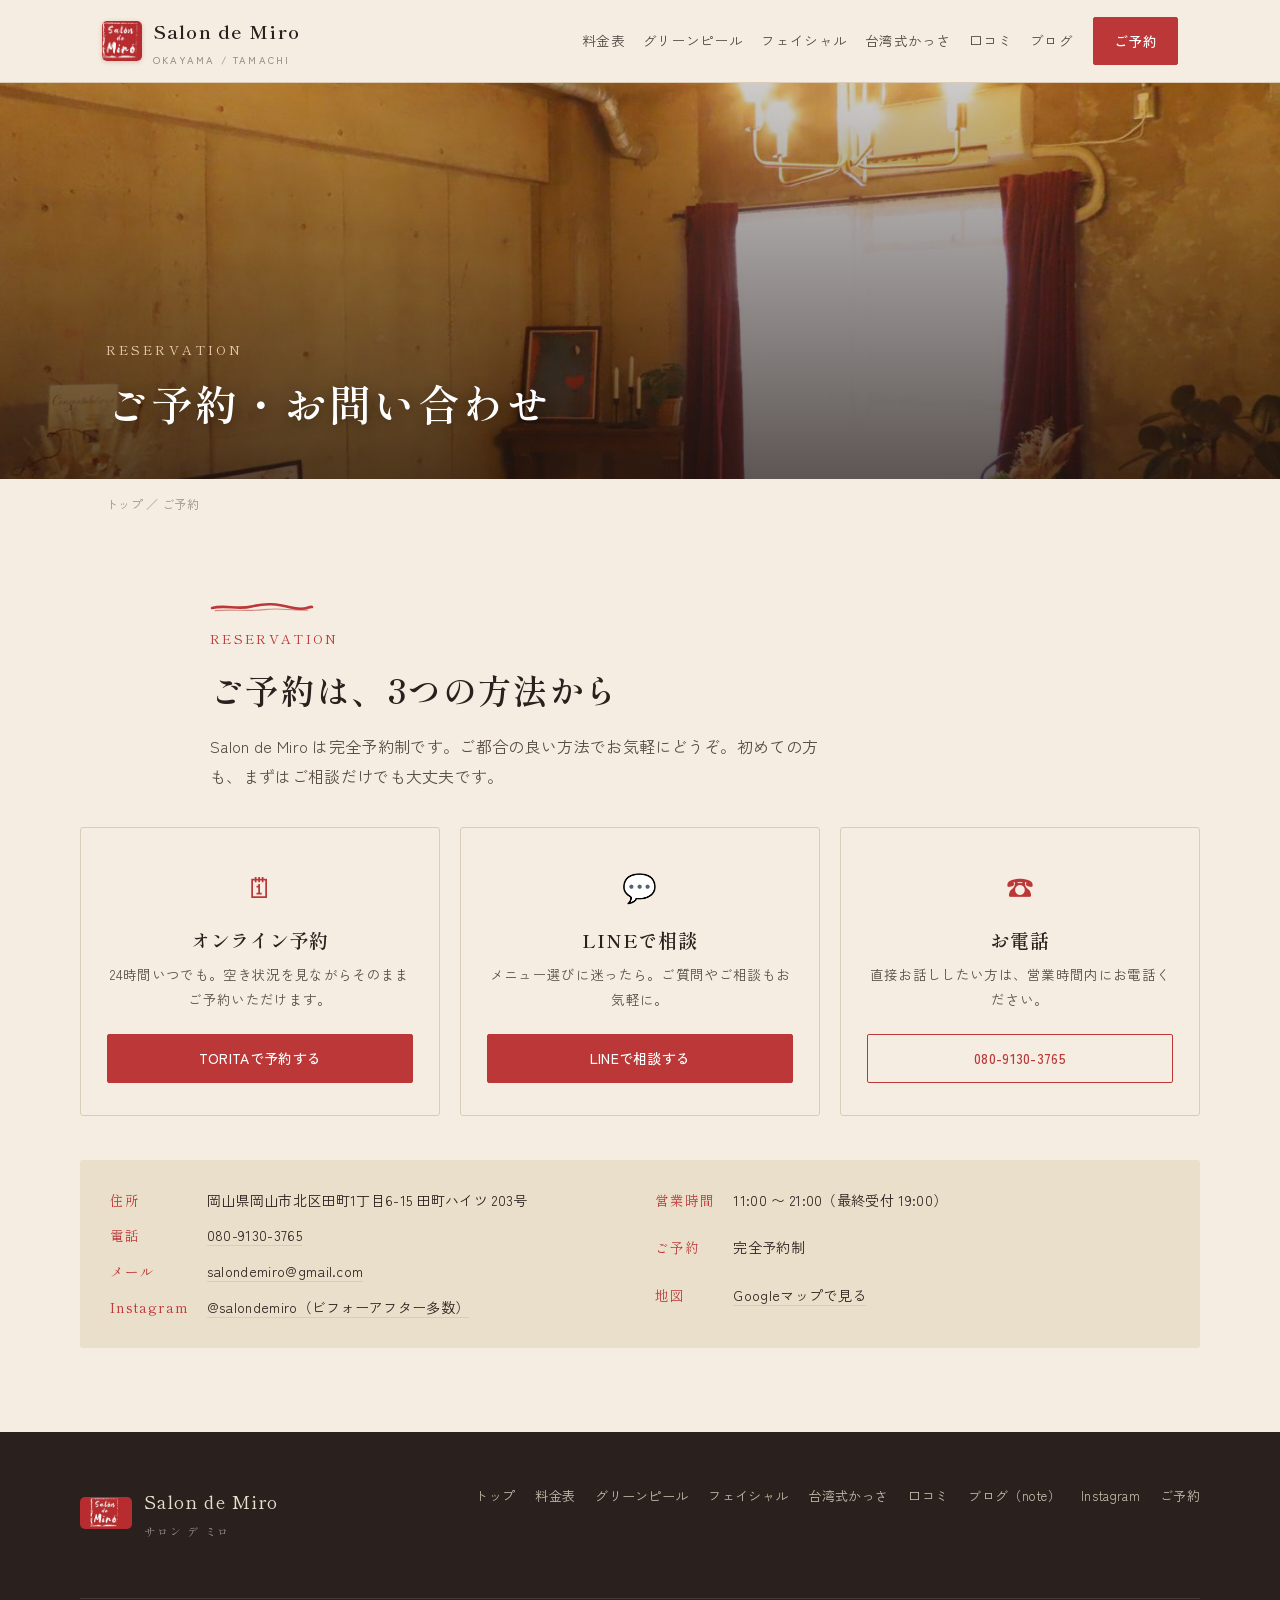
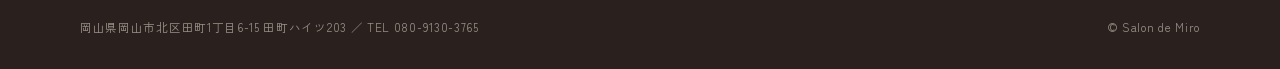
<file: reserve.html>
<!DOCTYPE html>
<html lang="ja">
<head>
<meta charset="UTF-8">
<meta name="viewport" content="width=device-width, initial-scale=1">
<title>ご予約・お問い合わせ｜Salon de Miro</title>
<meta name="description" content="Salon de Miro のご予約はオンライン（TORITA）・LINE・お電話から。岡山県岡山市北区田町、完全予約制。営業時間11:00〜21:00。">
<link rel="preconnect" href="https://fonts.googleapis.com">
<link rel="preconnect" href="https://fonts.gstatic.com" crossorigin>
<link href="https://fonts.googleapis.com/css2?family=Shippori+Mincho:wght@400;600;700&family=Zen+Kaku+Gothic+New:wght@400;500;700&display=swap" rel="stylesheet">
<link rel="stylesheet" href="styles.css">
</head>
<body>
<header>
<div class="bar">
<a class="brand" href="index.html"><img class="mark" src="assets/logo.jpg" alt="Salon de Miro"><span class="name">Salon de Miro<small>OKAYAMA / TAMACHI</small></span></a>
<button class="hamb" id="hamb" aria-label="メニューを開く"><span></span><span></span><span></span></button>
<nav id="nav"><div class="links"><a class="nl" href="menu.html">料金表</a><a class="nl" href="greenpeel.html">グリーンピール</a><a class="nl" href="facial.html">フェイシャル</a><a class="nl" href="kassa.html">台湾式かっさ</a><a class="nl" href="reviews.html">口コミ</a><a class="nl" href="https://note.com/salondemiro">ブログ</a></div><a class="btn" href="reserve.html">ご予約</a></nav>
</div>
</header>
<main>
<section class="phero" style="padding:0"><img class="bg" src="assets/wait.jpg" alt="ご予約"><div class="inner"><span class="en">RESERVATION</span><h1>ご予約・お問い合わせ</h1></div></section>
<div class="crumb"><a href="index.html">トップ</a> ／ ご予約</div>
<section class="book"><div class="wrap"><div class="narrow" style="margin:0 auto"><span class="brush"><svg viewBox="0 0 200 26" xmlns="http://www.w3.org/2000/svg" fill="none"><path d="M4 15 C 30 8, 52 19, 80 12 S 128 7, 156 14 S 190 11, 196 13" stroke="currentColor" stroke-width="5" stroke-linecap="round"/><path d="M10 20 C 44 17, 70 22, 104 18 S 150 20, 188 19" stroke="currentColor" stroke-width="2.2" stroke-linecap="round" opacity=".55"/></svg></span><p class="eyebrow">RESERVATION</p><h2 class="h-lead">ご予約は、3つの方法から</h2><p style="max-width:40em;color:#5a4d47">Salon de Miro は完全予約制です。ご都合の良い方法でお気軽にどうぞ。初めての方も、まずはご相談だけでも大丈夫です。</p></div><div class="opts"><div class="opt"><div class="ic">🗓</div><h3>オンライン予約</h3><p>24時間いつでも。空き状況を見ながらそのままご予約いただけます。</p><a class="btn" href="https://torita-app.com/customer_app_v2.html?salon=w63VwZndvrSeBJUsSdfFfTfW1ZA2" target="_blank" rel="noopener">TORITAで予約する</a></div><div class="opt"><div class="ic">💬</div><h3>LINEで相談</h3><p>メニュー選びに迷ったら。ご質問やご相談もお気軽に。</p><a class="btn line" href="https://lin.ee/XpsIPNB" target="_blank" rel="noopener">LINEで相談する</a></div><div class="opt"><div class="ic">☎</div><h3>お電話</h3><p>直接お話ししたい方は、営業時間内にお電話ください。</p><a class="btn ghost" href="tel:08091303765">080-9130-3765</a></div></div><div class="info"><dl><dt>住所</dt><dd>岡山県岡山市北区田町1丁目6-15 田町ハイツ 203号</dd><dt>電話</dt><dd><a href="tel:08091303765" style="border-bottom:1px solid var(--line)">080-9130-3765</a></dd><dt>メール</dt><dd><a href="mailto:salondemiro@gmail.com" style="border-bottom:1px solid var(--line)">salondemiro@gmail.com</a></dd><dt>Instagram</dt><dd><a href="https://www.instagram.com/salondemiro/" target="_blank" rel="noopener" style="border-bottom:1px solid var(--line)">@salondemiro（ビフォーアフター多数）</a></dd></dl><dl><dt>営業時間</dt><dd>11:00 〜 21:00（最終受付 19:00）</dd><dt>ご予約</dt><dd>完全予約制</dd><dt>地図</dt><dd><a href="https://www.google.com/maps/search/?api=1&query=%E5%B2%A1%E5%B1%B1%E5%B8%82%E5%8C%97%E5%8C%BA%E7%94%B0%E7%94%BA1%E4%B8%81%E7%9B%AE6-15%E7%94%B0%E7%94%BA%E3%83%8F%E3%82%A4%E3%83%84203" target="_blank" rel="noopener" style="border-bottom:1px solid var(--line)">Googleマップで見る</a></dd></dl></div></div></section>
</main>
<footer>
<div class="wrap">
<div class="fb"><img src="assets/logo.jpg" alt="Salón de Miró"><div class="name">Salon de Miro<small>サロン デ ミロ</small></div></div>
<div class="fnav"><a href="index.html">トップ</a><a href="menu.html">料金表</a><a href="greenpeel.html">グリーンピール</a><a href="facial.html">フェイシャル</a><a href="kassa.html">台湾式かっさ</a><a href="reviews.html">口コミ</a><a href="https://note.com/salondemiro" target="_blank" rel="noopener">ブログ（note）</a><a href="https://www.instagram.com/salondemiro/" target="_blank" rel="noopener">Instagram</a><a href="reserve.html">ご予約</a></div>
<div class="copy"><span>岡山県岡山市北区田町1丁目6-15 田町ハイツ203 ／ TEL 080-9130-3765</span><span>© Salon de Miro</span></div>
</div>
</footer>
<script src="script.js"></script>
</body>
</html>
</file>
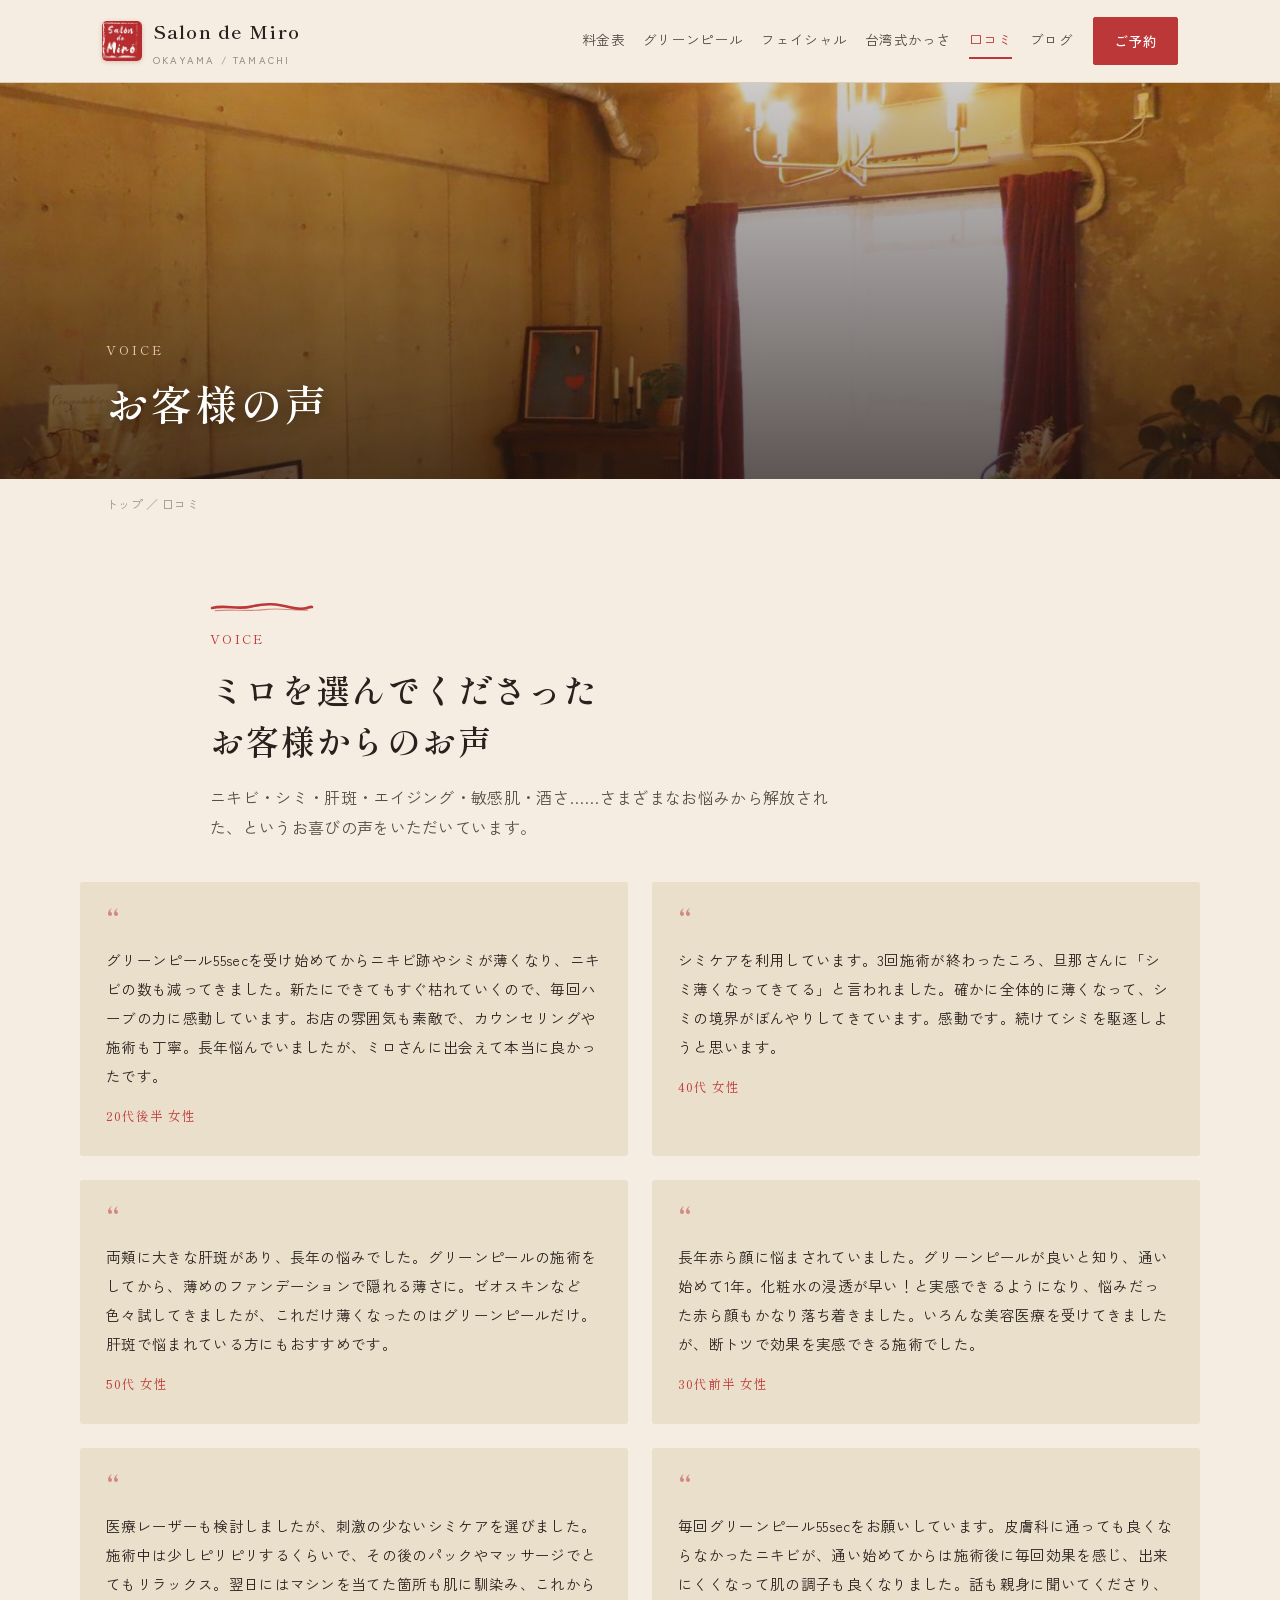
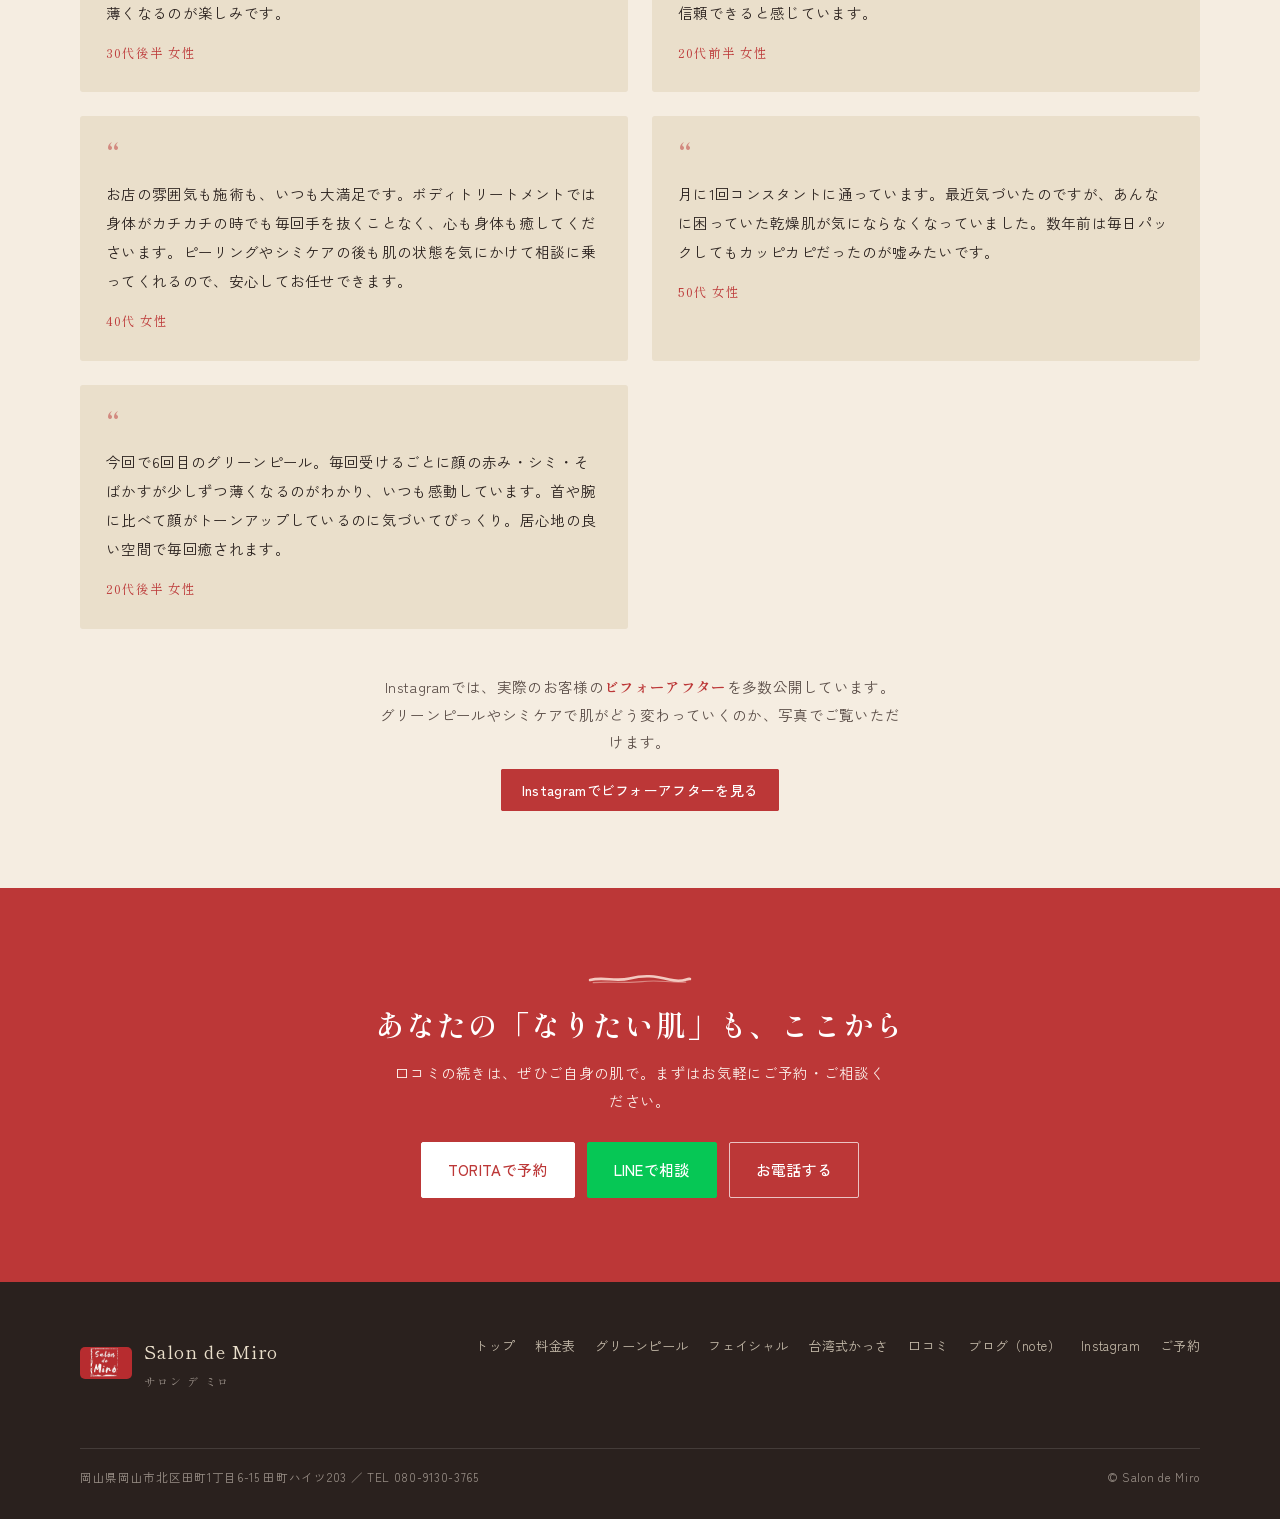
<file: reviews.html>
<!DOCTYPE html>
<html lang="ja">
<head>
<meta charset="UTF-8">
<meta name="viewport" content="width=device-width, initial-scale=1">
<title>口コミ・お客様の声｜Salon de Miro</title>
<meta name="description" content="Salon de Miro に通うお客様からのお声。グリーンピールやシミケアで、ニキビ・シミ・肝斑などの悩みから解放されたという声を多数いただいています。">
<link rel="preconnect" href="https://fonts.googleapis.com">
<link rel="preconnect" href="https://fonts.gstatic.com" crossorigin>
<link href="https://fonts.googleapis.com/css2?family=Shippori+Mincho:wght@400;600;700&family=Zen+Kaku+Gothic+New:wght@400;500;700&display=swap" rel="stylesheet">
<link rel="stylesheet" href="styles.css">
</head>
<body>
<header>
<div class="bar">
<a class="brand" href="index.html"><img class="mark" src="assets/logo.jpg" alt="Salon de Miro"><span class="name">Salon de Miro<small>OKAYAMA / TAMACHI</small></span></a>
<button class="hamb" id="hamb" aria-label="メニューを開く"><span></span><span></span><span></span></button>
<nav id="nav"><div class="links"><a class="nl" href="menu.html">料金表</a><a class="nl" href="greenpeel.html">グリーンピール</a><a class="nl" href="facial.html">フェイシャル</a><a class="nl" href="kassa.html">台湾式かっさ</a><a class="nl on" href="reviews.html">口コミ</a><a class="nl" href="https://note.com/salondemiro">ブログ</a></div><a class="btn" href="reserve.html">ご予約</a></nav>
</div>
</header>
<main>
<section class="phero" style="padding:0"><img class="bg" src="assets/wait.jpg" alt="お客様の声"><div class="inner"><span class="en">VOICE</span><h1>お客様の声</h1></div></section>
<div class="crumb"><a href="index.html">トップ</a> ／ 口コミ</div>
<section class="rev"><div class="wrap"><div class="narrow" style="margin:0 auto"><span class="brush"><svg viewBox="0 0 200 26" xmlns="http://www.w3.org/2000/svg" fill="none"><path d="M4 15 C 30 8, 52 19, 80 12 S 128 7, 156 14 S 190 11, 196 13" stroke="currentColor" stroke-width="5" stroke-linecap="round"/><path d="M10 20 C 44 17, 70 22, 104 18 S 150 20, 188 19" stroke="currentColor" stroke-width="2.2" stroke-linecap="round" opacity=".55"/></svg></span><p class="eyebrow">VOICE</p><h2 class="h-lead">ミロを選んでくださった<br>お客様からのお声</h2><p style="max-width:40em;color:#5a4d47">ニキビ・シミ・肝斑・エイジング・敏感肌・酒さ……さまざまなお悩みから解放された、というお喜びの声をいただいています。</p></div><div class="grid" style="margin-top:40px"><div class="r"><div class="q">&ldquo;</div><p>グリーンピール55secを受け始めてからニキビ跡やシミが薄くなり、ニキビの数も減ってきました。新たにできてもすぐ枯れていくので、毎回ハーブの力に感動しています。お店の雰囲気も素敵で、カウンセリングや施術も丁寧。長年悩んでいましたが、ミロさんに出会えて本当に良かったです。</p><div class="who">20代後半 女性</div></div><div class="r"><div class="q">&ldquo;</div><p>シミケアを利用しています。3回施術が終わったころ、旦那さんに「シミ薄くなってきてる」と言われました。確かに全体的に薄くなって、シミの境界がぼんやりしてきています。感動です。続けてシミを駆逐しようと思います。</p><div class="who">40代 女性</div></div><div class="r"><div class="q">&ldquo;</div><p>両頬に大きな肝斑があり、長年の悩みでした。グリーンピールの施術をしてから、薄めのファンデーションで隠れる薄さに。ゼオスキンなど色々試してきましたが、これだけ薄くなったのはグリーンピールだけ。肝斑で悩まれている方にもおすすめです。</p><div class="who">50代 女性</div></div><div class="r"><div class="q">&ldquo;</div><p>長年赤ら顔に悩まされていました。グリーンピールが良いと知り、通い始めて1年。化粧水の浸透が早い！と実感できるようになり、悩みだった赤ら顔もかなり落ち着きました。いろんな美容医療を受けてきましたが、断トツで効果を実感できる施術でした。</p><div class="who">30代前半 女性</div></div><div class="r"><div class="q">&ldquo;</div><p>医療レーザーも検討しましたが、刺激の少ないシミケアを選びました。施術中は少しピリピリするくらいで、その後のパックやマッサージでとてもリラックス。翌日にはマシンを当てた箇所も肌に馴染み、これから薄くなるのが楽しみです。</p><div class="who">30代後半 女性</div></div><div class="r"><div class="q">&ldquo;</div><p>毎回グリーンピール55secをお願いしています。皮膚科に通っても良くならなかったニキビが、通い始めてからは施術後に毎回効果を感じ、出来にくくなって肌の調子も良くなりました。話も親身に聞いてくださり、信頼できると感じています。</p><div class="who">20代前半 女性</div></div><div class="r"><div class="q">&ldquo;</div><p>お店の雰囲気も施術も、いつも大満足です。ボディトリートメントでは身体がカチカチの時でも毎回手を抜くことなく、心も身体も癒してくださいます。ピーリングやシミケアの後も肌の状態を気にかけて相談に乗ってくれるので、安心してお任せできます。</p><div class="who">40代 女性</div></div><div class="r"><div class="q">&ldquo;</div><p>月に1回コンスタントに通っています。最近気づいたのですが、あんなに困っていた乾燥肌が気にならなくなっていました。数年前は毎日パックしてもカッピカピだったのが嘘みたいです。</p><div class="who">50代 女性</div></div><div class="r"><div class="q">&ldquo;</div><p>今回で6回目のグリーンピール。毎回受けるごとに顔の赤み・シミ・そばかすが少しずつ薄くなるのがわかり、いつも感動しています。首や腕に比べて顔がトーンアップしているのに気づいてびっくり。居心地の良い空間で毎回癒されます。</p><div class="who">20代後半 女性</div></div></div><div style="text-align:center;margin-top:44px"><p style="color:#5a4d47;font-size:14.5px;line-height:1.9;max-width:36em;margin:0 auto 18px">Instagramでは、実際のお客様の<b style="color:var(--red);font-family:var(--mincho)">ビフォーアフター</b>を多数公開しています。グリーンピールやシミケアで肌がどう変わっていくのか、写真でご覧いただけます。</p><a class="btn" href="https://www.instagram.com/salondemiro/" target="_blank" rel="noopener">Instagramでビフォーアフターを見る</a></div></div></section>
<section class="cta-band"><div class="wrap"><span class="brush"><svg viewBox="0 0 200 26" xmlns="http://www.w3.org/2000/svg" fill="none"><path d="M4 15 C 30 8, 52 19, 80 12 S 128 7, 156 14 S 190 11, 196 13" stroke="currentColor" stroke-width="5" stroke-linecap="round"/><path d="M10 20 C 44 17, 70 22, 104 18 S 150 20, 188 19" stroke="currentColor" stroke-width="2.2" stroke-linecap="round" opacity=".55"/></svg></span><h2>あなたの「なりたい肌」も、ここから</h2><p>口コミの続きは、ぜひご自身の肌で。まずはお気軽にご予約・ご相談ください。</p><div class="row"><a class="btn" href="https://torita-app.com/customer_app_v2.html?salon=w63VwZndvrSeBJUsSdfFfTfW1ZA2" target="_blank" rel="noopener">TORITAで予約</a><a class="btn line" href="https://lin.ee/XpsIPNB" target="_blank" rel="noopener">LINEで相談</a><a class="btn out" href="tel:08091303765">お電話する</a></div></div></section>
</main>
<footer>
<div class="wrap">
<div class="fb"><img src="assets/logo.jpg" alt="Salón de Miró"><div class="name">Salon de Miro<small>サロン デ ミロ</small></div></div>
<div class="fnav"><a href="index.html">トップ</a><a href="menu.html">料金表</a><a href="greenpeel.html">グリーンピール</a><a href="facial.html">フェイシャル</a><a href="kassa.html">台湾式かっさ</a><a href="reviews.html">口コミ</a><a href="https://note.com/salondemiro" target="_blank" rel="noopener">ブログ（note）</a><a href="https://www.instagram.com/salondemiro/" target="_blank" rel="noopener">Instagram</a><a href="reserve.html">ご予約</a></div>
<div class="copy"><span>岡山県岡山市北区田町1丁目6-15 田町ハイツ203 ／ TEL 080-9130-3765</span><span>© Salon de Miro</span></div>
</div>
</footer>
<script src="script.js"></script>
</body>
</html>
</file>
<file: styles.css>
:root{
  --red:#BC3737;
  --red-deep:#8E2626;
  --ink:#2A211E;
  --cream:#F5EDE1;
  --sand:#EADFCB;
  --concrete:#9A9088;
  --line:#D9CDBA;
  --gold:#D99B2B;
  --cobalt:#2C5AA0;
  --mincho:"Shippori Mincho","Hiragino Mincho ProN","Yu Mincho","YuMincho",serif;
  --gothic:"Zen Kaku Gothic New","Hiragino Kaku Gothic ProN","Yu Gothic","Meiryo",sans-serif;
}
*{box-sizing:border-box}
html{scroll-behavior:smooth}
body{margin:0;background:var(--cream);color:var(--ink);font-family:var(--gothic);
  font-weight:400;line-height:1.9;font-size:16px;letter-spacing:.02em;-webkit-font-smoothing:antialiased}
img{display:block;max-width:100%}
a{color:inherit;text-decoration:none}
h1,h2,h3{font-family:var(--mincho);font-weight:600;line-height:1.5;letter-spacing:.04em;margin:0}

.brush{display:block;width:104px;height:14px;color:var(--red)}
.brush svg{width:100%;height:100%;display:block}

/* header */
header{position:sticky;top:0;z-index:50;background:rgba(245,237,225,.88);backdrop-filter:blur(8px);border-bottom:1px solid var(--line)}
.bar{max-width:1120px;margin:0 auto;padding:13px 22px;display:flex;align-items:center;gap:16px}
.brand{display:flex;align-items:center;gap:11px;flex-shrink:0}
.brand .mark{width:40px;height:40px;border-radius:5px;object-fit:cover;box-shadow:0 1px 4px rgba(140,38,38,.25)}
.brand .name{font-family:var(--mincho);font-size:19px;font-weight:600;letter-spacing:.06em;color:var(--ink)}
.brand .name small{display:block;font-family:var(--gothic);font-size:10px;letter-spacing:.22em;color:var(--concrete);font-weight:500;margin-top:1px}
nav{margin-left:auto;display:flex;align-items:center;gap:20px}
nav .links{display:flex;gap:18px}
nav a.nl{font-size:13.5px;color:var(--ink);opacity:.82;padding:4px 0}
nav a.nl:hover{opacity:1;color:var(--red)}
nav a.nl.on{opacity:1;color:var(--red);border-bottom:2px solid var(--red)}
.btn{font-family:var(--gothic);font-size:14px;font-weight:500;background:var(--red);color:#fff;
  padding:10px 20px;border-radius:2px;border:1px solid var(--red);transition:background .2s,color .2s;white-space:nowrap;cursor:pointer}
.btn:hover{background:var(--red-deep);border-color:var(--red-deep)}
.btn.ghost{background:transparent;color:var(--red)}
.btn.ghost:hover{background:var(--red);color:#fff}
.hamb{display:none;margin-left:auto;background:none;border:0;cursor:pointer;padding:8px;width:44px;height:44px}
.hamb span{display:block;width:24px;height:2px;background:var(--ink);margin:5px auto;transition:.25s}
.hamb.open span:nth-child(1){transform:translateY(7px) rotate(45deg)}
.hamb.open span:nth-child(2){opacity:0}
.hamb.open span:nth-child(3){transform:translateY(-7px) rotate(-45deg)}

/* hero (home) */
.hero{position:relative;min-height:82vh;display:flex;align-items:flex-end;overflow:hidden}
.hero img.bg{position:absolute;inset:0;width:100%;height:100%;object-fit:cover;object-position:center 40%}
.hero::after{content:"";position:absolute;inset:0;background:linear-gradient(180deg,rgba(30,18,16,.15) 0%,rgba(30,18,16,.28) 45%,rgba(24,14,12,.72) 100%)}
.hero .inner{position:relative;z-index:2;max-width:1120px;margin:0 auto;width:100%;padding:0 26px 8vh}
.hero .badge{width:118px;margin-bottom:22px;border-radius:6px;box-shadow:0 6px 24px rgba(0,0,0,.3)}
.hero h1{color:#fff;font-size:clamp(29px,6vw,50px);font-weight:600;line-height:1.42;text-shadow:0 2px 18px rgba(0,0,0,.35);letter-spacing:.05em}
.hero p{color:#F3E7D9;font-size:15px;margin:18px 0 26px;max-width:32em;line-height:1.95;text-shadow:0 1px 10px rgba(0,0,0,.4)}
.hero .cta{display:flex;gap:12px;flex-wrap:wrap}
.hero .meta{position:absolute;top:22px;right:26px;z-index:2;color:#F3E7D9;font-size:12px;text-align:right;line-height:1.8;text-shadow:0 1px 8px rgba(0,0,0,.5)}

/* page hero (interior) */
.phero{position:relative;min-height:44vh;display:flex;align-items:flex-end;overflow:hidden}
.phero img.bg{position:absolute;inset:0;width:100%;height:100%;object-fit:cover;object-position:center 42%}
.phero::after{content:"";position:absolute;inset:0;background:linear-gradient(180deg,rgba(30,18,16,.22),rgba(24,14,12,.7))}
.phero .inner{position:relative;z-index:2;max-width:1120px;margin:0 auto;width:100%;padding:0 26px 5vh}
.phero .en{font-family:var(--mincho);color:#EACDB0;font-size:13px;letter-spacing:.24em}
.phero h1{color:#fff;font-size:clamp(27px,5vw,42px);margin-top:8px;letter-spacing:.06em;text-shadow:0 2px 14px rgba(0,0,0,.4)}
.crumb{max-width:1120px;margin:0 auto;padding:14px 26px 0;font-size:12px;color:var(--concrete)}
.crumb a:hover{color:var(--red)}

/* section base */
section{padding:84px 26px}
.wrap{max-width:1120px;margin:0 auto}
.narrow{max-width:860px;margin:0 auto}
.eyebrow{font-family:var(--mincho);color:var(--red);font-size:13px;letter-spacing:.18em;margin-bottom:12px}
.h-lead{font-size:clamp(23px,4.4vw,34px);margin-bottom:8px}
.lead-note{color:var(--concrete);font-size:13.5px;margin-top:4px;letter-spacing:.1em}

/* concept */
.concept{background:var(--cream)}
.concept .grid{display:grid;grid-template-columns:1.1fr .9fr;gap:56px;align-items:center;margin-top:34px}
.concept .copy p{font-size:15.5px;line-height:2.05;margin:0 0 16px}
.concept figure{margin:0;position:relative}
.concept figure img{width:100%;border-radius:3px;box-shadow:0 18px 44px rgba(80,40,30,.16)}
.concept figure .tag{position:absolute;left:-14px;bottom:22px;background:var(--red);color:#fff;font-family:var(--mincho);font-size:13px;letter-spacing:.14em;padding:9px 16px;border-radius:2px;box-shadow:0 6px 18px rgba(140,38,38,.32)}
.dots{display:inline-flex;gap:7px;align-items:center;margin-bottom:16px}
.dots i{width:9px;height:9px;border-radius:50%;display:inline-block}
.dots i:nth-child(1){background:var(--red)}
.dots i:nth-child(2){background:var(--gold)}
.dots i:nth-child(3){background:var(--cobalt);width:7px;height:7px}

/* owner */
.owner{background:var(--cream)}
.owner .grid{display:grid;grid-template-columns:.82fr 1.18fr;gap:54px;align-items:center;margin-top:34px}
.owner figure{margin:0;position:relative}
.owner figure img{width:100%;border-radius:3px;box-shadow:0 18px 44px rgba(80,40,30,.18);position:relative;z-index:1}
.owner figure::before{content:"";position:absolute;inset:16px -16px -16px 16px;border:1.5px solid var(--red);border-radius:3px;z-index:0}
.owner .copy p{font-size:15.5px;line-height:2.05;margin:0 0 16px}
.owner .sign{font-family:var(--mincho);font-size:16px;color:var(--red);margin-top:20px;letter-spacing:.08em}
.owner .sign small{display:block;font-family:var(--gothic);color:var(--concrete);font-size:11px;letter-spacing:.2em;margin-top:5px}

/* reasons */
.reasons{background:var(--sand)}
.reasons .row{display:grid;grid-template-columns:repeat(3,1fr);gap:30px;margin-top:40px}
.reason{background:var(--cream);padding:34px 26px;border-radius:3px;border:1px solid var(--line)}
.reason h3{font-size:18px;margin-bottom:9px;letter-spacing:.05em;margin-top:14px}
.reason p{margin:0;font-size:14px;color:#4a3d38;line-height:1.9}
.reason .sym{font-size:26px;color:var(--red)}
.rating{font-family:var(--mincho);color:var(--red);font-size:34px;line-height:1;letter-spacing:.02em}
.rating small{font-family:var(--gothic);font-size:12px;color:var(--concrete);letter-spacing:.08em;display:block;margin-top:6px;font-weight:500}

/* menus (home) */
.menus{background:var(--cream)}
.menu-grid{display:grid;grid-template-columns:repeat(3,1fr);gap:24px;margin-top:42px}
.mcard{position:relative;border-radius:3px;overflow:hidden;background:var(--ink);min-height:300px;display:flex;align-items:flex-end}
.mcard img{position:absolute;inset:0;width:100%;height:100%;object-fit:cover;transition:transform .5s ease}
.mcard::after{content:"";position:absolute;inset:0;background:linear-gradient(180deg,rgba(20,12,10,.05),rgba(20,12,10,.78))}
.mcard:hover img{transform:scale(1.05)}
.mcard .t{position:relative;z-index:2;padding:24px;color:#fff}
.mcard .t .en{font-family:var(--mincho);font-size:12px;letter-spacing:.2em;color:#EACFB0;opacity:.9}
.mcard .t h3{color:#fff;font-size:21px;margin:5px 0 6px;letter-spacing:.06em}
.mcard .t p{margin:0;font-size:13px;color:#F0E4D6;line-height:1.8;opacity:.95}
.menus .full{display:flex;justify-content:center;margin-top:38px}

/* voice */
.voice{background:var(--red);color:#fff}
.voice .eyebrow{color:#F3C9C0}
.voice .h-lead{color:#fff}
.voice .vgrid{display:grid;grid-template-columns:1fr 1fr;gap:26px;margin-top:38px}
.vcard{background:rgba(255,255,255,.09);border:1px solid rgba(255,255,255,.18);border-radius:3px;padding:30px 28px}
.vcard .q{font-family:var(--mincho);font-size:40px;line-height:.6;color:#F3C9C0;opacity:.7}
.vcard p{font-size:14.5px;line-height:2;margin:6px 0 16px;color:#FBEFEA}
.vcard .who{font-size:12.5px;color:#F3C9C0;letter-spacing:.08em}
.voice .more{display:flex;justify-content:center;gap:12px;flex-wrap:wrap;margin-top:34px}
.voice .btn.ghost{color:#fff;border-color:#fff}
.voice .btn.ghost:hover{background:#fff;color:var(--red)}

/* intro (service pages) */
.intro{background:var(--cream)}
.intro .lead{font-size:clamp(19px,3vw,24px);font-family:var(--mincho);line-height:1.9;color:var(--ink);max-width:26em;margin:22px 0 0}
.intro p{font-size:15.5px;line-height:2.05;max-width:42em;margin:18px 0 0}
.intro .split{display:grid;grid-template-columns:1.15fr .85fr;gap:50px;align-items:center;margin-top:16px}
.intro figure{margin:0}
.intro figure img{width:100%;border-radius:3px;box-shadow:0 16px 40px rgba(80,40,30,.16)}

/* features */
.feat{background:var(--sand)}
.feat .row{display:grid;grid-template-columns:repeat(3,1fr);gap:24px;margin-top:36px}
.feat .f{background:var(--cream);border:1px solid var(--line);border-radius:3px;padding:28px 24px}
.feat .f .ic{color:var(--red);font-size:24px;margin-bottom:12px}
.feat .f h3{font-size:17px;margin-bottom:8px}
.feat .f p{margin:0;font-size:14px;color:#4a3d38;line-height:1.85}

/* pricing */
.price{background:var(--cream)}
.pcat{margin-top:48px}
.pcat.first{margin-top:30px}
.pcat > h3{font-size:22px;color:var(--ink);letter-spacing:.05em;display:flex;align-items:center;gap:14px}
.pcat > h3 .ln{flex:1;height:1px;background:var(--line)}
.pcat .sub{color:#5a4d47;font-size:13.5px;margin:14px 0 2px;line-height:1.9;max-width:44em}
.pitem{display:grid;grid-template-columns:1fr auto;gap:4px 18px;padding:18px 0;border-bottom:1px solid var(--line);align-items:baseline}
.pitem .nm{font-family:var(--mincho);font-size:16.5px;letter-spacing:.03em;color:var(--ink)}
.pitem .pr{font-family:var(--mincho);font-size:16px;color:var(--red);white-space:nowrap;text-align:right}
.pitem .ds{grid-column:1/-1;font-size:13.5px;color:#5a4d47;line-height:1.8;margin-top:2px}
.pitem .vary{grid-column:1/-1;display:flex;flex-wrap:wrap;gap:8px;margin-top:8px}
.pitem .vary span{background:var(--sand);border-radius:2px;padding:4px 11px;font-size:12.5px;color:#5a4a42}
.pnote{background:var(--sand);border-left:3px solid var(--red);border-radius:2px;padding:14px 18px;margin-top:26px;font-size:13px;color:#5a4a42;line-height:1.95}
.pnote b{color:var(--red);font-weight:600;font-family:var(--mincho)}

/* cta band */
.cta-band{background:var(--red);color:#fff;text-align:center}
.cta-band .brush{margin:0 auto 16px;color:#F3C9C0}
.cta-band h2{color:#fff;font-size:clamp(22px,4vw,30px)}
.cta-band p{color:#FBEFEA;font-size:14.5px;margin:12px auto 26px;max-width:34em;line-height:1.95}
.cta-band .row{display:flex;gap:12px;justify-content:center;flex-wrap:wrap}
.cta-band .btn{background:#fff;color:var(--red);border-color:#fff;padding:13px 26px;font-size:15px}
.cta-band .btn:hover{background:var(--red-deep);color:#fff;border-color:#fff}
.cta-band .btn.line{background:#06C755;color:#fff;border-color:#06C755}
.cta-band .btn.line:hover{background:#05a648;border-color:#05a648}
.cta-band .btn.out{background:transparent;color:#fff;border-color:rgba(255,255,255,.7)}
.cta-band .btn.out:hover{background:#fff;color:var(--red)}

/* reviews */
.rev{background:var(--cream)}
.rev .grid{display:grid;grid-template-columns:1fr 1fr;gap:24px;margin-top:36px}
.rev .r{background:var(--sand);border-radius:3px;padding:28px 26px}
.rev .r .q{font-family:var(--mincho);font-size:38px;line-height:.7;color:var(--red);opacity:.5}
.rev .r p{font-size:14.5px;line-height:2;margin:8px 0 14px}
.rev .r .who{font-size:12.5px;color:var(--red);letter-spacing:.08em;font-family:var(--mincho)}
.rev .more{display:flex;justify-content:center;margin-top:34px}

/* reserve */
.book{background:var(--cream)}
.book .opts{display:grid;grid-template-columns:repeat(3,1fr);gap:20px;margin-top:36px}
.book .opt{border:1px solid var(--line);border-radius:3px;padding:32px 26px;text-align:center;background:var(--cream);display:flex;flex-direction:column;align-items:center}
.book .opt .ic{font-size:28px;margin-bottom:12px;color:var(--red)}
.book .opt h3{font-size:19px;margin-bottom:8px}
.book .opt p{font-size:13.5px;color:#5a4d47;margin:0 0 22px;line-height:1.85;flex:1}
.book .opt .btn{width:100%}
.book .info{margin-top:44px;background:var(--sand);border-radius:3px;padding:28px 30px;display:grid;grid-template-columns:1fr 1fr;gap:10px 30px}
.book .info dl{margin:0;display:grid;grid-template-columns:auto 1fr;gap:10px 18px}
.book .info dt{font-family:var(--mincho);color:var(--red);font-size:13.5px;white-space:nowrap}
.book .info dd{margin:0;font-size:14px;line-height:1.8}

/* access (home) */
.access{background:var(--cream)}
.access .grid{display:grid;grid-template-columns:1fr 1fr;gap:50px;margin-top:36px;align-items:start}
.info dl{margin:0;display:grid;grid-template-columns:auto 1fr;gap:14px 22px}
.info dt{font-family:var(--mincho);color:var(--red);font-size:14px;letter-spacing:.08em;white-space:nowrap}
.info dd{margin:0;font-size:14.5px;line-height:1.85}
.info dd a{border-bottom:1px solid var(--line)}
.hours{margin-top:26px;background:var(--sand);border-radius:3px;padding:20px 24px;font-size:14px}
.hours b{font-family:var(--mincho);color:var(--red);font-weight:600}
.access figure{margin:0}
.access figure img{width:100%;border-radius:3px;box-shadow:0 16px 40px rgba(80,40,30,.15)}
.book-row{display:flex;gap:12px;flex-wrap:wrap;margin-top:26px}
.book-row .btn{padding:13px 24px;font-size:15px}
.book-row .btn.line{background:#06C755;border-color:#06C755}
.book-row .btn.line:hover{background:#05a648;border-color:#05a648}
.book-row .btn.tel{background:transparent;color:var(--red)}

/* footer */
footer{background:var(--ink);color:#EADFCB;padding:52px 26px 30px}
footer .wrap{display:flex;flex-wrap:wrap;gap:30px;justify-content:space-between;align-items:flex-start}
footer .fb{display:flex;align-items:center;gap:12px}
footer .fb img{width:52px;border-radius:5px}
footer .fb .name{font-family:var(--mincho);font-size:18px;letter-spacing:.06em}
footer .fb .name small{display:block;font-size:11px;letter-spacing:.16em;color:var(--concrete);margin-top:3px}
footer .fnav{display:flex;gap:20px;flex-wrap:wrap;font-size:13px}
footer .fnav a{opacity:.82}
footer .fnav a:hover{opacity:1;color:#F3C9C0}
footer .copy{width:100%;border-top:1px solid rgba(255,255,255,.12);margin-top:26px;padding-top:18px;font-size:11.5px;color:var(--concrete);letter-spacing:.06em;display:flex;justify-content:space-between;flex-wrap:wrap;gap:8px}

/* mobile */
@media(max-width:900px){
  nav .links,nav>.btn{display:none}
  .hamb{display:block}
  nav{position:fixed;top:0;right:0;height:100vh;width:76%;max-width:300px;background:var(--cream);flex-direction:column;align-items:flex-start;gap:0;padding:86px 30px 30px;transform:translateX(100%);transition:transform .3s ease;box-shadow:-12px 0 40px rgba(0,0,0,.18);margin:0}
  nav.show{transform:translateX(0)}
  nav.show .links,nav.show>.btn{display:flex}
  nav .links{flex-direction:column;gap:0;width:100%}
  nav a.nl{font-size:16px;padding:15px 0;border-bottom:1px solid var(--line);width:100%;opacity:1}
  nav a.nl.on{border-bottom:1px solid var(--line)}
  nav.show>.btn{display:inline-block;margin-top:22px;text-align:center;width:100%;padding:14px}
  .concept .grid,.owner .grid,.reasons .row,.menu-grid,.voice .vgrid,.access .grid,.feat .row,.rev .grid,.book .opts,.book .info,.intro .split{grid-template-columns:1fr}
  .concept .grid{gap:36px}.owner figure{max-width:340px;margin:0 auto}.owner figure::before{inset:12px -12px -12px 12px}
  .reasons .row,.menu-grid,.voice .vgrid,.feat .row,.rev .grid,.book .opts{gap:16px}
  .access .grid,.intro .split{gap:32px}
  section{padding:60px 22px}
  .hero{min-height:88vh}.hero .meta{display:none}
  .concept figure .tag{left:0}
  .book .info{gap:22px}
}
@media(max-width:520px){
  .hero .cta{flex-direction:column;align-items:stretch}
  .hero .cta .btn,.cta-band .btn{text-align:center}
  .pitem{grid-template-columns:1fr}
  .pitem .pr{text-align:left;margin-top:2px}
}
</file>
